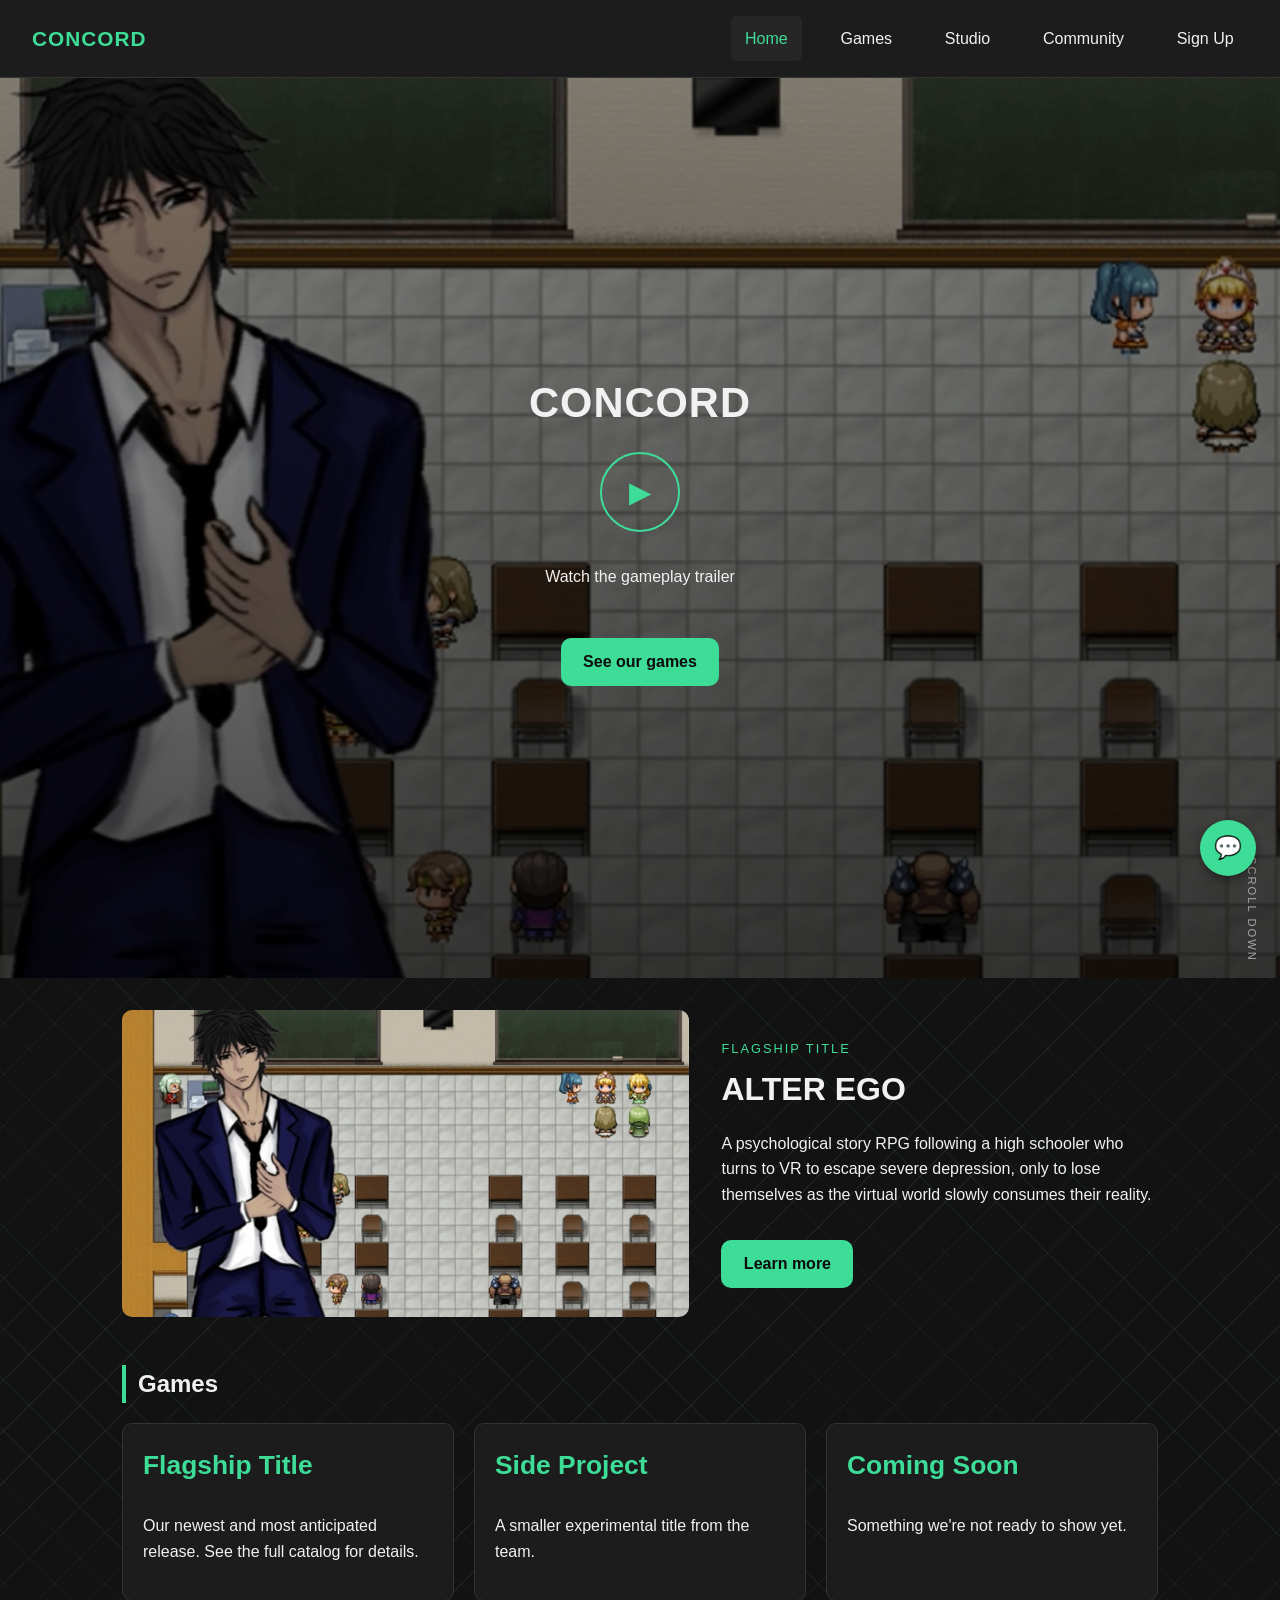
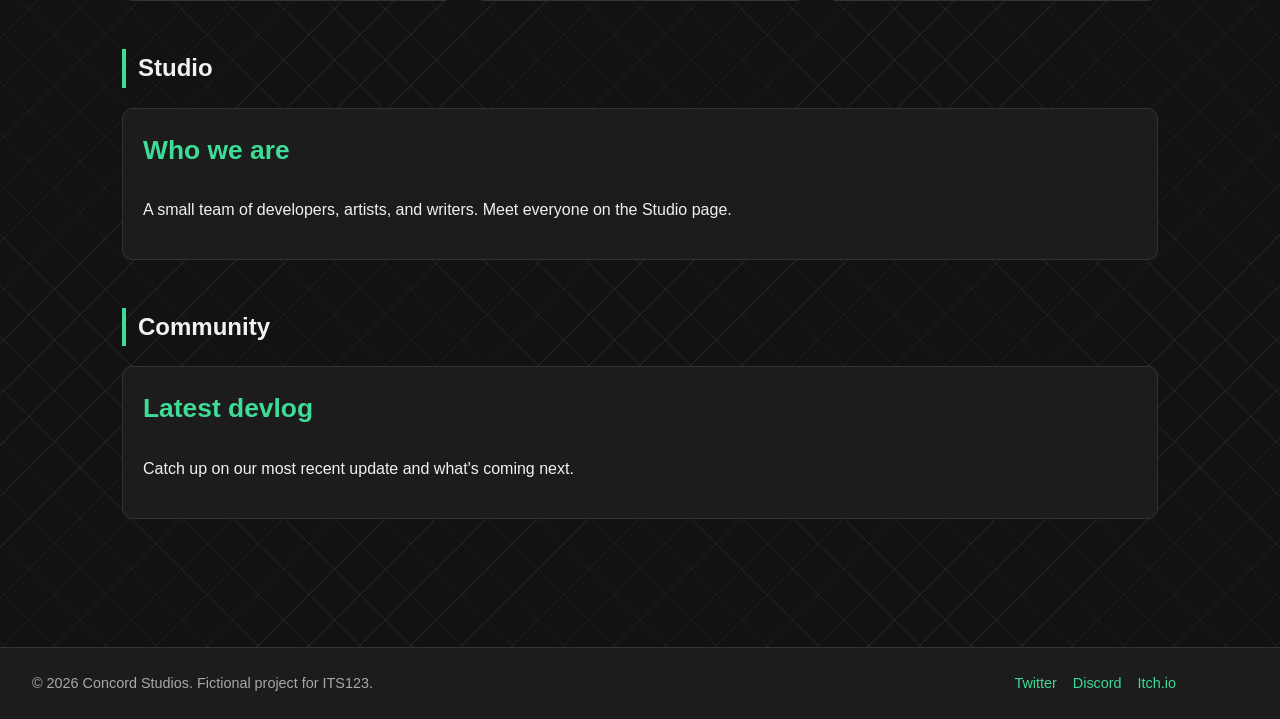
<file: index.html>
<!DOCTYPE html>
<html lang="en">
<head>
  <meta charset="UTF-8">
  <meta name="viewport" content="width=device-width, initial-scale=1.0">
  <title>Concord — Home</title>
  <link rel="stylesheet" href="styles.css">
</head>
<body>

  <header class="site-header">
    <div class="logo">CONCORD</div>
    <nav class="main-nav">
      <ul>
        <li><a href="index.html" aria-current="page">Home</a></li>
        <li><a href="games.html">Games</a></li>
        <li><a href="studio.html">Studio</a></li>
        <li><a href="community.html">Community</a></li>
        <li><a href="signup.html">Sign Up</a></li>
      </ul>
    </nav>
  </header>

  <main>

    <section class="hero-video">
      <video autoplay muted loop playsinline poster="spotlight-main.png">
        <source src="hero-bg-placeholder.mp4" type="video/mp4">
      </video>

      <div class="hero-content">
        <h1>CONCORD</h1>
        <a href="https://youtu.be/tPMSb7zBPD0" target="_blank" rel="noopener" class="play-btn" aria-label="Watch the trailer">▶</a>
        <p>Watch the gameplay trailer</p>
        <a href="games.html" class="btn">See our games</a>
      </div>

      <span class="scroll-hint">SCROLL DOWN</span>
    </section>
    <section class="spotlight">
      <img src="spotlight-main.png" alt="Flagship title screenshot">
      <div>
        <div class="eyebrow">Flagship Title</div>
        <h2>ALTER EGO</h2>
        <p>A psychological story RPG following a high schooler who turns to VR to escape severe depression, only to lose themselves as the virtual world slowly consumes their reality.</p>
        <a href="games.html" class="btn">Learn more</a>
      </div>
    </section>
	
    <section>
      <h2 class="section-title"><a href="games.html">Games</a></h2>
      <div class="card-grid">
        <div class="card">
          <h3>Flagship Title</h3>
          <p>Our newest and most anticipated release. See the full catalog for details.</p>
        </div>
        <div class="card">
          <h3>Side Project</h3>
          <p>A smaller experimental title from the team.</p>
        </div>
        <div class="card">
          <h3>Coming Soon</h3>
          <p>Something we're not ready to show yet.</p>
        </div>
      </div>
    </section>

    <section>
      <h2 class="section-title"><a href="studio.html">Studio</a></h2>
      <div class="card-grid">
        <div class="card">
          <h3>Who we are</h3>
          <p>A small team of developers, artists, and writers. Meet everyone on the Studio page.</p>
        </div>
      </div>
    </section>

    <section>
      <h2 class="section-title"><a href="community.html">Community</a></h2>
      <div class="card-grid">
        <div class="card">
          <h3>Latest devlog</h3>
          <p>Catch up on our most recent update and what's coming next.</p>
        </div>
      </div>
    </section>

  </main>

  <footer class="site-footer">
    <span>&copy; 2026 Concord Studios. Fictional project for ITS123.</span>
    <ul>
      <li><a href="#">Twitter</a></li>
      <li><a href="#">Discord</a></li>
      <li><a href="#">Itch.io</a></li>
    </ul>
  </footer>

  <div class="chat-bubble" onclick="document.getElementById('chat-window').classList.toggle('open')">💬</div>
  <div class="chat-window" id="chat-window">
    <header>Concord Community Chat</header>
    <div class="chat-messages">
      <p><strong>JaneDev:</strong> anyone hyped for the new patch?</p>
      <p><strong>PixelFan22:</strong> yes!! release date when</p>
    </div>
    <div class="chat-input">
      <input type="text" placeholder="Type a message... (UI only)">
      <button type="button">Send</button>
    </div>
  </div>

</body>
</html>
</file>
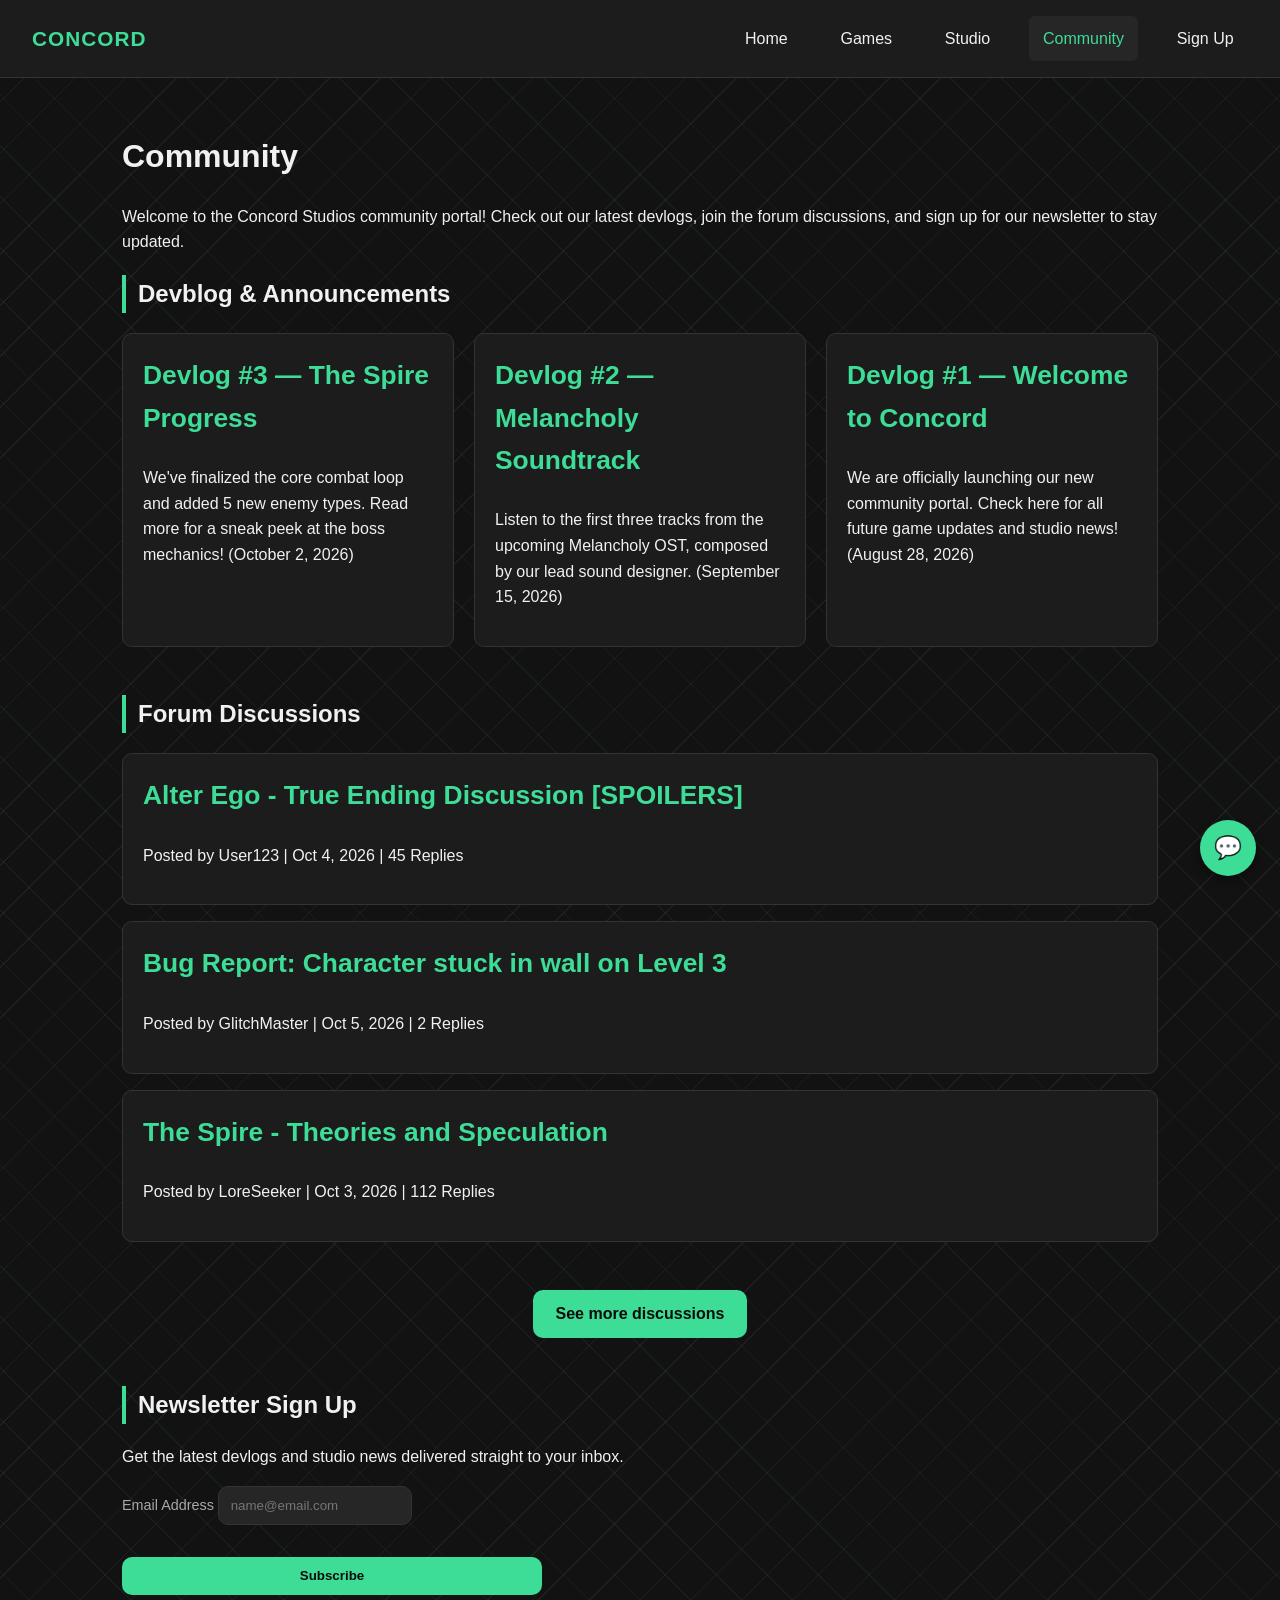
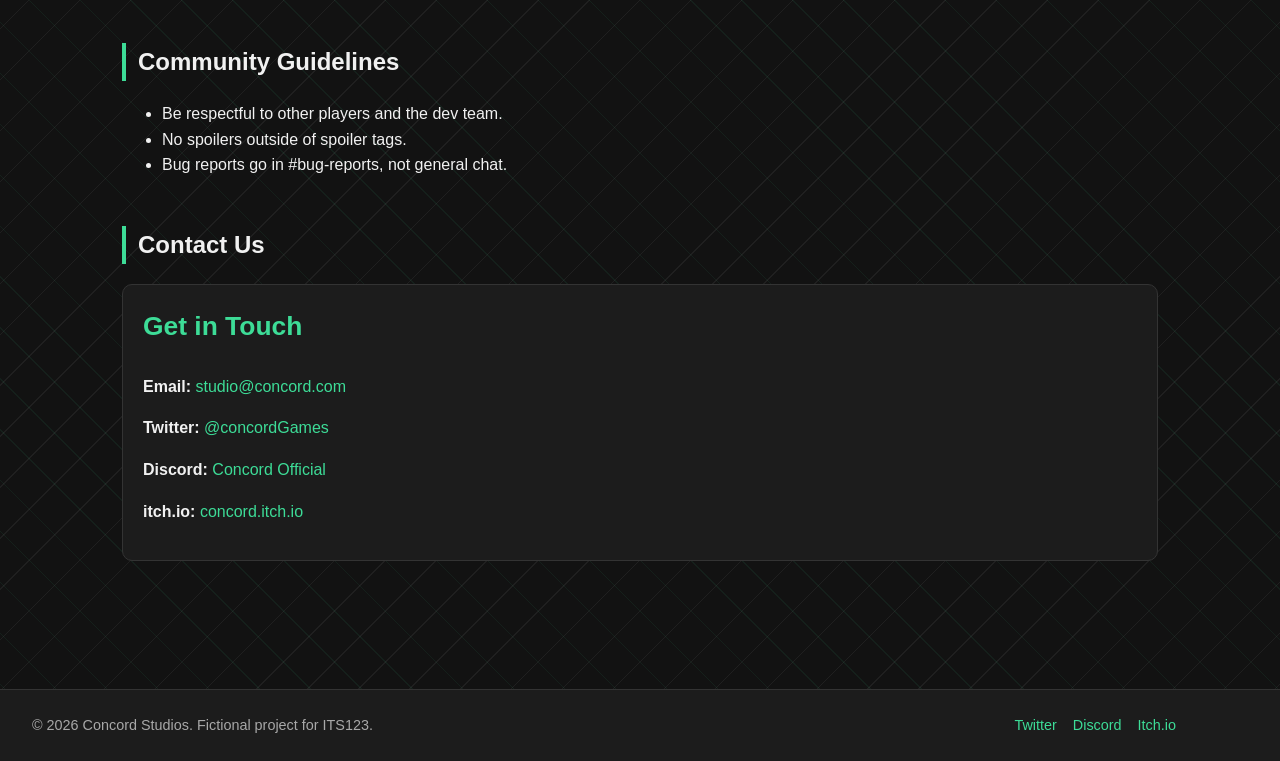
<file: community.html>
<!DOCTYPE html>
<html lang="en">
<head>
  <meta charset="UTF-8">
  <meta name="viewport" content="width=device-width, initial-scale=1.0">
  <title>Concord — Community</title>
  <link rel="stylesheet" href="styles.css">
</head>
<body>

  <header class="site-header">
    <div class="logo">CONCORD</div>
    <nav class="main-nav">
      <ul>
        <li><a href="index.html">Home</a></li>
        <li><a href="games.html">Games</a></li>
        <li><a href="studio.html">Studio</a></li>
        <li><a href="community.html" aria-current="page">Community</a></li>
        <li><a href="signup.html">Sign Up</a></li>
      </ul>
    </nav>
  </header>

  <main>

    <h1>Community</h1>
    <p>Welcome to the Concord Studios community portal! Check out our latest devlogs, join the forum discussions, and sign up for our newsletter to stay updated.</p>

    <section>
      <h2 class="section-title">Devblog &amp; Announcements</h2>
      <div class="card-grid">
        <div class="card">
          <h3>Devlog #3 — The Spire Progress</h3>
          <p>We've finalized the core combat loop and added 5 new enemy types. Read more for a sneak peek at the boss mechanics! (October 2, 2026)</p>
        </div>
        <div class="card">
          <h3>Devlog #2 — Melancholy Soundtrack</h3>
          <p>Listen to the first three tracks from the upcoming Melancholy OST, composed by our lead sound designer. (September 15, 2026)</p>
        </div>
        <div class="card">
          <h3>Devlog #1 — Welcome to Concord</h3>
          <p>We are officially launching our new community portal. Check here for all future game updates and studio news! (August 28, 2026)</p>
        </div>
      </div>
    </section>

    <section>
      <h2 class="section-title">Forum Discussions</h2>
      <div style="display: flex; flex-direction: column; gap: 1rem;">
        <div class="card">
          <h3><a href="forum-alter-ego.html">Alter Ego - True Ending Discussion [SPOILERS]</a></h3>
          <p>Posted by User123 | Oct 4, 2026 | 45 Replies</p>
        </div>
        <div class="card">
          <h3><a href="forum-bug-report.html">Bug Report: Character stuck in wall on Level 3</a></h3>
          <p>Posted by GlitchMaster | Oct 5, 2026 | 2 Replies</p>
        </div>
        <div class="card">
          <h3><a href="forum-the-spire.html">The Spire - Theories and Speculation</a></h3>
          <p>Posted by LoreSeeker | Oct 3, 2026 | 112 Replies</p>
        </div>
      </div>
      <div style="text-align: center; margin-top: 2rem;">
        <a href="forums.html" class="btn">See more discussions</a>
      </div>
    </section>

    <section>
      <h2 class="section-title">Newsletter Sign Up</h2>
      <p>Get the latest devlogs and studio news delivered straight to your inbox.</p>
      <form class="site-form" onsubmit="return false;">
        <div>
          <label for="newsletter-email">Email Address</label>
          <input type="email" id="newsletter-email" name="newsletter-email" placeholder="name@email.com" required>
        </div>
        <button type="submit" class="btn">Subscribe</button>
      </form>
    </section>

    <section>
      <h2 class="section-title">Community Guidelines</h2>
      <ul>
        <li>Be respectful to other players and the dev team.</li>
        <li>No spoilers outside of spoiler tags.</li>
        <li>Bug reports go in #bug-reports, not general chat.</li>
      </ul>
    </section>

    <section>
      <h2 class="section-title">Contact Us</h2>
      <div class="card-grid">
        <div class="card">
          <h3>Get in Touch</h3>
          <p><strong>Email:</strong> <a href="mailto:studio@concord.com">studio@concord.com</a></p>
		  <p><strong>Twitter:</strong> <a href="https://x.com/concordgames"> @concordGames </a></p>
		  <p><strong>Discord:</strong> <a href="https://discord.gg/concordofficial"> Concord Official </a></p>
		  <p><strong>itch.io:</strong> <a href="concord.itch.io"> concord.itch.io </a> </p>
        </div>
      </div>
    </section>

  </main>

  <footer class="site-footer">
    <span>&copy; 2026 Concord Studios. Fictional project for ITS123.</span>
    <ul>
      <li><a href="#">Twitter</a></li>
      <li><a href="#">Discord</a></li>
      <li><a href="#">Itch.io</a></li>
    </ul>
  </footer>

  <div class="chat-bubble" onclick="document.getElementById('chat-window').classList.toggle('open')">💬</div>
  <div class="chat-window" id="chat-window">
    <header>Concord Community Chat</header>
    <div class="chat-messages">
      <p><strong>JaneDev:</strong> anyone hyped for the new patch?</p>
      <p><strong>PixelFan22:</strong> yes!! release date when</p>
    </div>
    <div class="chat-input">
      <input type="text" placeholder="Type a message... (UI only)">
      <button type="button">Send</button>
    </div>
  </div>

</body>
</html>
</file>
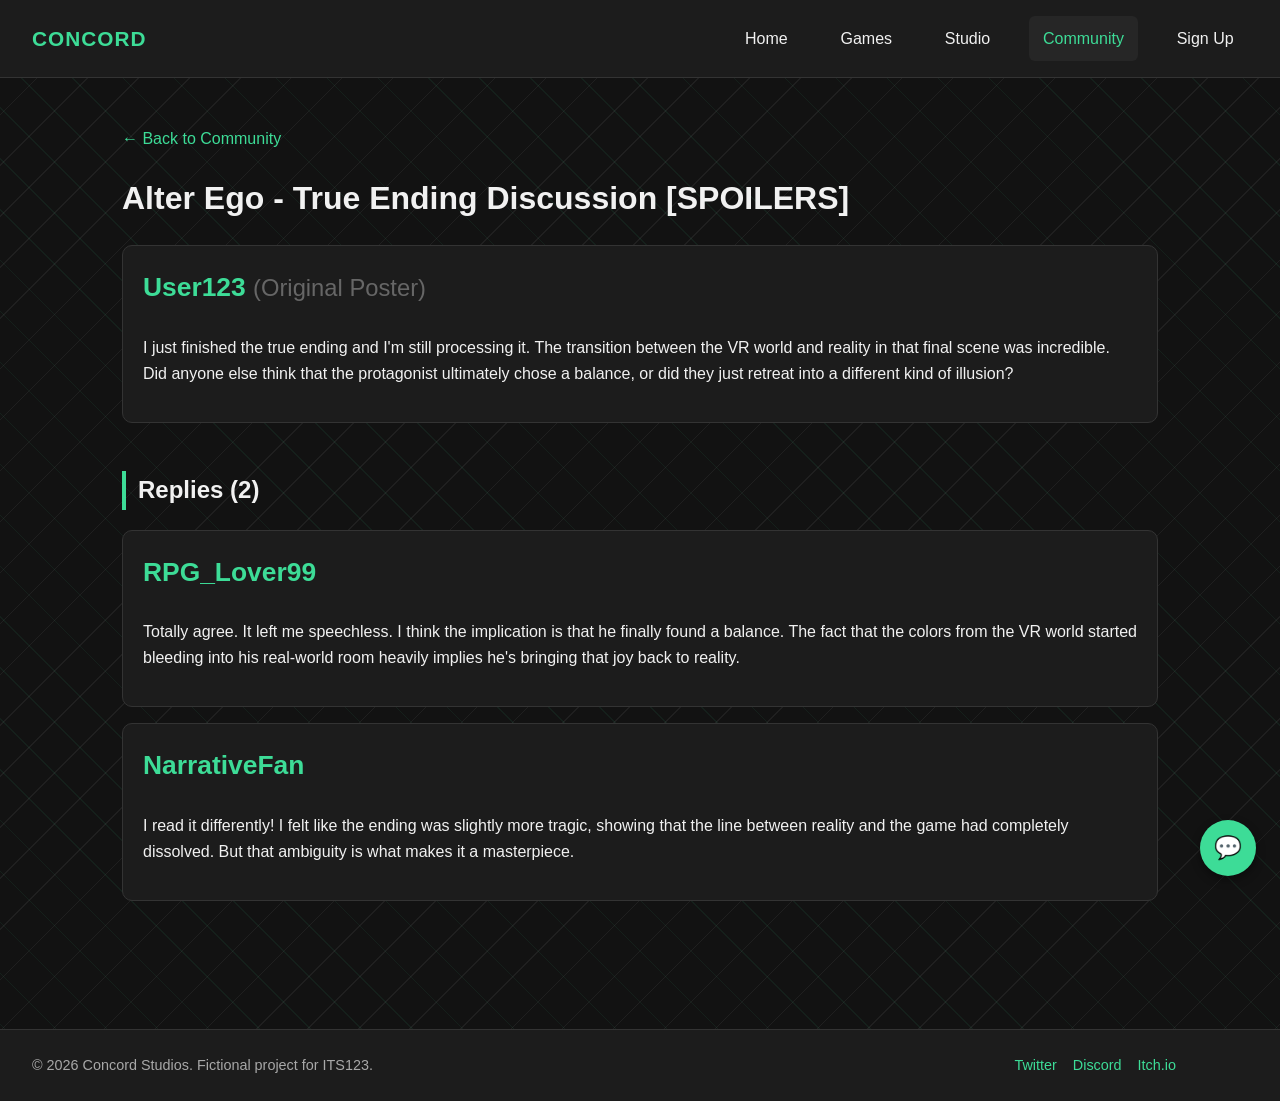
<file: forum-alter-ego.html>
<!DOCTYPE html>
<html lang="en">
<head>
  <meta charset="UTF-8">
  <meta name="viewport" content="width=device-width, initial-scale=1.0">
  <title>Concord — Alter Ego Forum</title>
  <link rel="stylesheet" href="styles.css">
</head>
<body>

  <header class="site-header">
    <div class="logo">CONCORD</div>
    <nav class="main-nav">
      <ul>
        <li><a href="index.html">Home</a></li>
        <li><a href="games.html">Games</a></li>
        <li><a href="studio.html">Studio</a></li>
        <li><a href="community.html" aria-current="page">Community</a></li>
        <li><a href="signup.html">Sign Up</a></li>
      </ul>
    </nav>
  </header>

  <main>
    <p><a href="community.html">&larr; Back to Community</a></p>

    <h1>Alter Ego - True Ending Discussion [SPOILERS]</h1>
    
    <section>
      <div class="card">
        <h3>User123 <span style="font-weight: normal; font-size: 0.9em; color: #666;">(Original Poster)</span></h3>
        <p>I just finished the true ending and I'm still processing it. The transition between the VR world and reality in that final scene was incredible. Did anyone else think that the protagonist ultimately chose a balance, or did they just retreat into a different kind of illusion?</p>
      </div>
    </section>

    <section>
      <h2 class="section-title">Replies (2)</h2>
      
      <div class="card">
        <h3>RPG_Lover99</h3>
        <p>Totally agree. It left me speechless. I think the implication is that he finally found a balance. The fact that the colors from the VR world started bleeding into his real-world room heavily implies he's bringing that joy back to reality.</p>
      </div>
      
      <div class="card" style="margin-top: 1rem;">
        <h3>NarrativeFan</h3>
        <p>I read it differently! I felt like the ending was slightly more tragic, showing that the line between reality and the game had completely dissolved. But that ambiguity is what makes it a masterpiece.</p>
      </div>
    </section>

  </main>

  <footer class="site-footer">
    <span>&copy; 2026 Concord Studios. Fictional project for ITS123.</span>
    <ul>
      <li><a href="#">Twitter</a></li>
      <li><a href="#">Discord</a></li>
      <li><a href="#">Itch.io</a></li>
    </ul>
  </footer>

  <div class="chat-bubble" onclick="document.getElementById('chat-window').classList.toggle('open')">💬</div>
  <div class="chat-window" id="chat-window">
    <header>Concord Community Chat</header>
    <div class="chat-messages">
      <p><strong>JaneDev:</strong> anyone hyped for the new patch?</p>
      <p><strong>PixelFan22:</strong> yes!! release date when</p>
    </div>
    <div class="chat-input">
      <input type="text" placeholder="Type a message... (UI only)">
      <button type="button">Send</button>
    </div>
  </div>

</body>
</html>
</file>
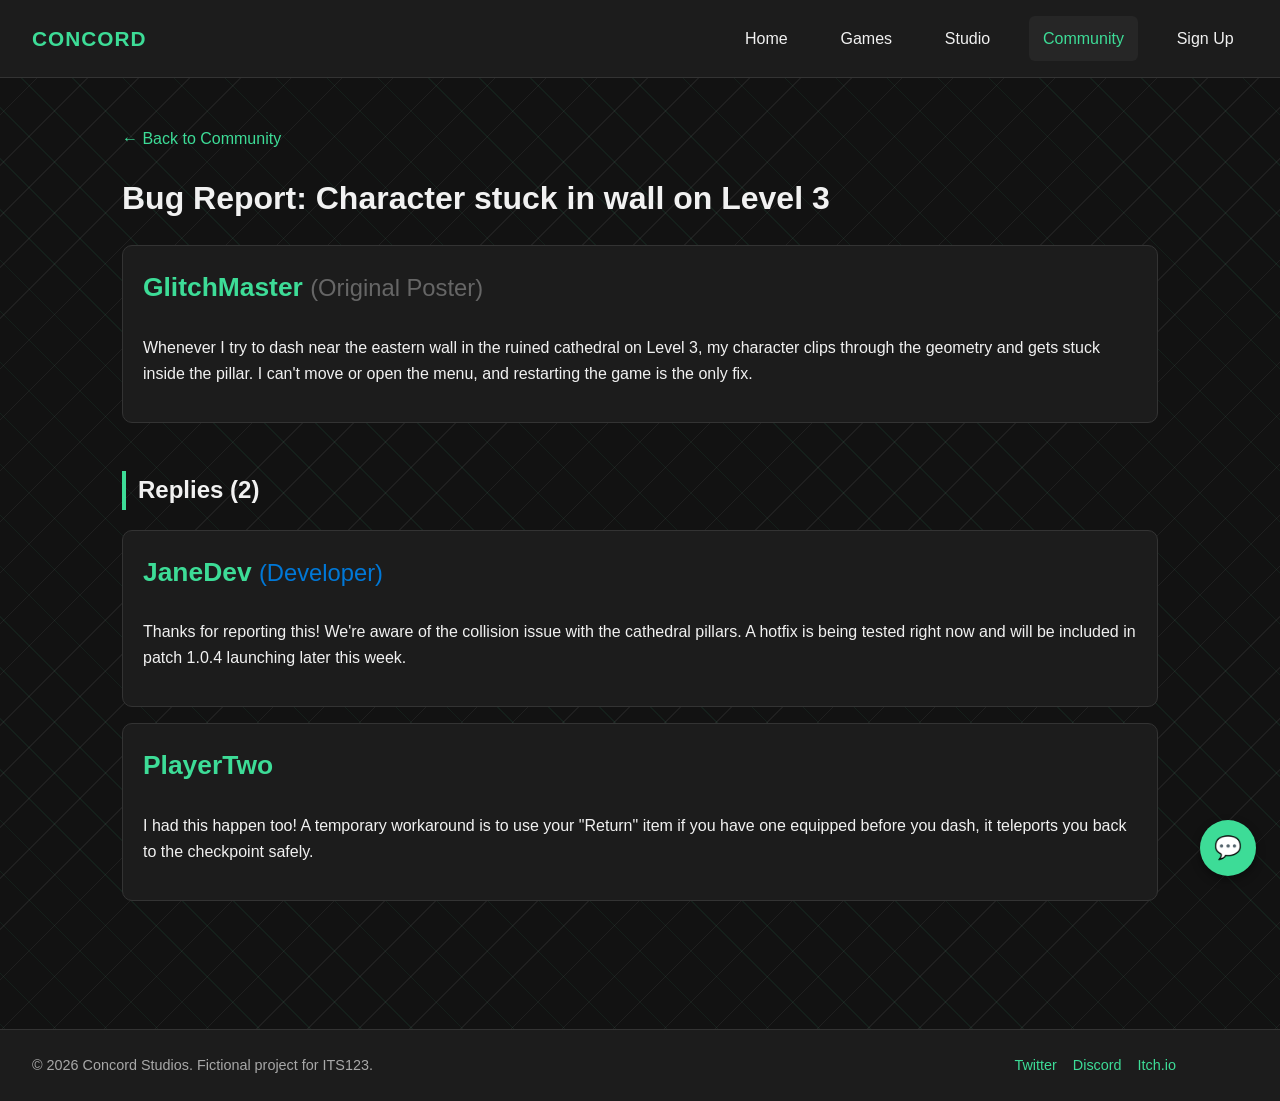
<file: forum-bug-report.html>
<!DOCTYPE html>
<html lang="en">
<head>
  <meta charset="UTF-8">
  <meta name="viewport" content="width=device-width, initial-scale=1.0">
  <title>Concord — Bug Report</title>
  <link rel="stylesheet" href="styles.css">
</head>
<body>

  <header class="site-header">
    <div class="logo">CONCORD</div>
    <nav class="main-nav">
      <ul>
        <li><a href="index.html">Home</a></li>
        <li><a href="games.html">Games</a></li>
        <li><a href="studio.html">Studio</a></li>
        <li><a href="community.html" aria-current="page">Community</a></li>
        <li><a href="signup.html">Sign Up</a></li>
      </ul>
    </nav>
  </header>

  <main>
    <p><a href="community.html">&larr; Back to Community</a></p>

    <h1>Bug Report: Character stuck in wall on Level 3</h1>
    
    <section>
      <div class="card">
        <h3>GlitchMaster <span style="font-weight: normal; font-size: 0.9em; color: #666;">(Original Poster)</span></h3>
        <p>Whenever I try to dash near the eastern wall in the ruined cathedral on Level 3, my character clips through the geometry and gets stuck inside the pillar. I can't move or open the menu, and restarting the game is the only fix.</p>
      </div>
    </section>

    <section>
      <h2 class="section-title">Replies (2)</h2>
      
      <div class="card">
        <h3>JaneDev <span style="font-weight: normal; font-size: 0.9em; color: #0078D7;">(Developer)</span></h3>
        <p>Thanks for reporting this! We're aware of the collision issue with the cathedral pillars. A hotfix is being tested right now and will be included in patch 1.0.4 launching later this week.</p>
      </div>

      <div class="card" style="margin-top: 1rem;">
        <h3>PlayerTwo</h3>
        <p>I had this happen too! A temporary workaround is to use your "Return" item if you have one equipped before you dash, it teleports you back to the checkpoint safely.</p>
      </div>
    </section>

  </main>

  <footer class="site-footer">
    <span>&copy; 2026 Concord Studios. Fictional project for ITS123.</span>
    <ul>
      <li><a href="#">Twitter</a></li>
      <li><a href="#">Discord</a></li>
      <li><a href="#">Itch.io</a></li>
    </ul>
  </footer>

  <div class="chat-bubble" onclick="document.getElementById('chat-window').classList.toggle('open')">💬</div>
  <div class="chat-window" id="chat-window">
    <header>Concord Community Chat</header>
    <div class="chat-messages">
      <p><strong>JaneDev:</strong> anyone hyped for the new patch?</p>
      <p><strong>PixelFan22:</strong> yes!! release date when</p>
    </div>
    <div class="chat-input">
      <input type="text" placeholder="Type a message... (UI only)">
      <button type="button">Send</button>
    </div>
  </div>

</body>
</html>
</file>
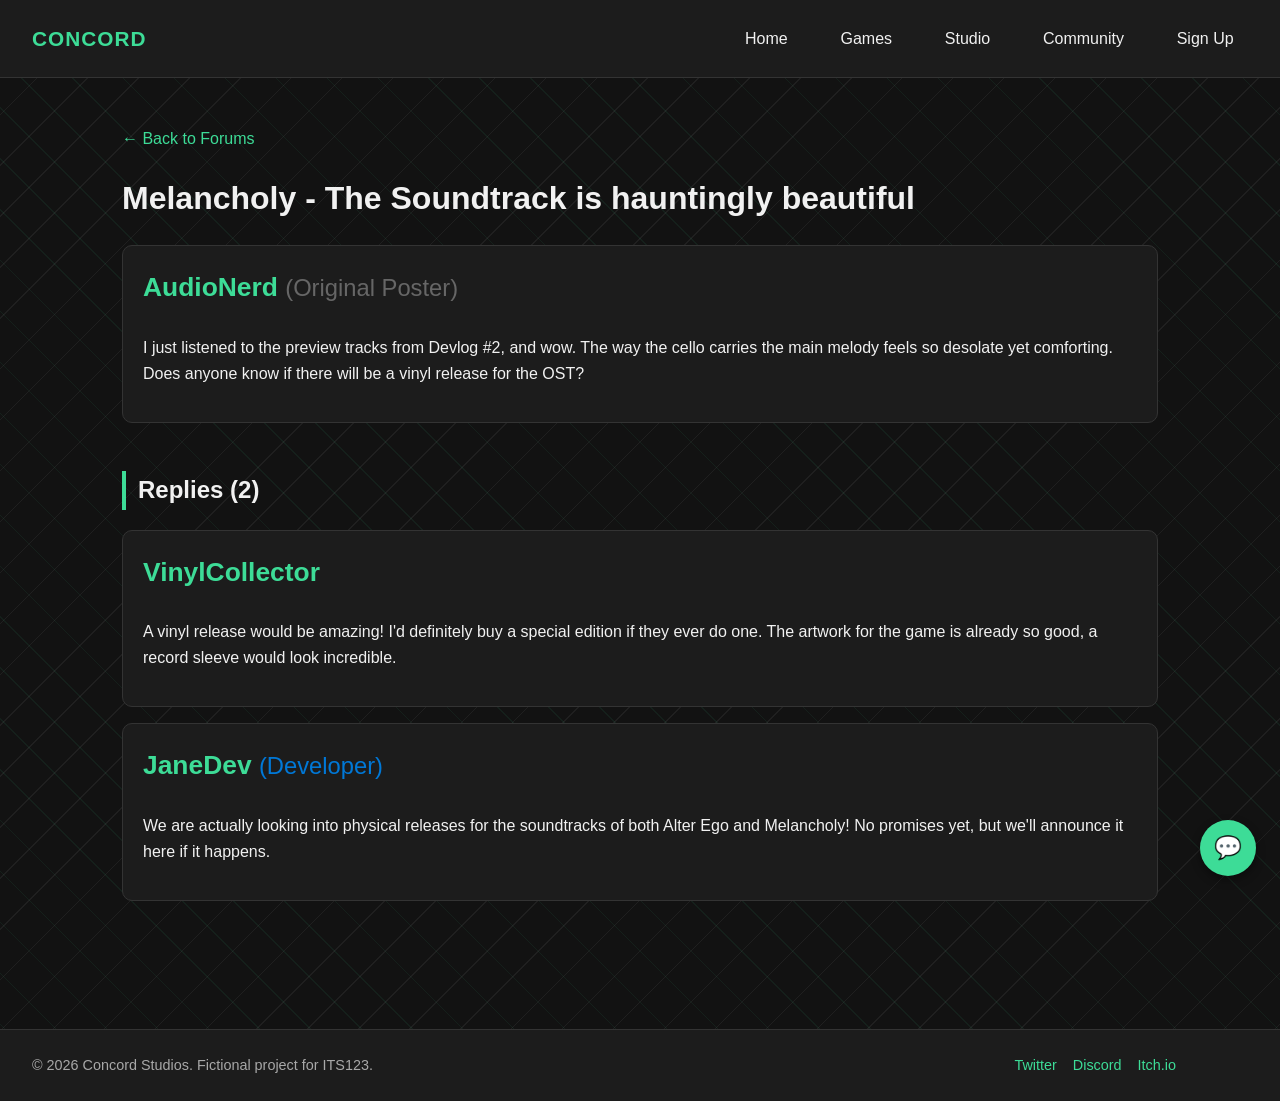
<file: forum-melancholy-ost.html>
<!DOCTYPE html>
<html lang="en">
<head>
  <meta charset="UTF-8">
  <meta name="viewport" content="width=device-width, initial-scale=1.0">
  <title>Concord — Melancholy OST Forum</title>
  <link rel="stylesheet" href="styles.css">
</head>
<body>

  <header class="site-header">
    <div class="logo">CONCORD</div>
    <nav class="main-nav">
      <ul>
        <li><a href="index.html">Home</a></li>
        <li><a href="games.html">Games</a></li>
        <li><a href="studio.html">Studio</a></li>
        <li><a href="community.html">Community</a></li>
        <li><a href="signup.html">Sign Up</a></li>
      </ul>
    </nav>
  </header>

  <main>
    <p><a href="forums.html">&larr; Back to Forums</a></p>

    <h1>Melancholy - The Soundtrack is hauntingly beautiful</h1>
    
    <section>
      <div class="card">
        <h3>AudioNerd <span style="font-weight: normal; font-size: 0.9em; color: #666;">(Original Poster)</span></h3>
        <p>I just listened to the preview tracks from Devlog #2, and wow. The way the cello carries the main melody feels so desolate yet comforting. Does anyone know if there will be a vinyl release for the OST?</p>
      </div>
    </section>

    <section>
      <h2 class="section-title">Replies (2)</h2>
      
      <div class="card">
        <h3>VinylCollector</h3>
        <p>A vinyl release would be amazing! I'd definitely buy a special edition if they ever do one. The artwork for the game is already so good, a record sleeve would look incredible.</p>
      </div>
      
      <div class="card" style="margin-top: 1rem;">
        <h3>JaneDev <span style="font-weight: normal; font-size: 0.9em; color: #0078D7;">(Developer)</span></h3>
        <p>We are actually looking into physical releases for the soundtracks of both Alter Ego and Melancholy! No promises yet, but we'll announce it here if it happens.</p>
      </div>
    </section>

  </main>

  <footer class="site-footer">
    <span>&copy; 2026 Concord Studios. Fictional project for ITS123.</span>
    <ul>
      <li><a href="#">Twitter</a></li>
      <li><a href="#">Discord</a></li>
      <li><a href="#">Itch.io</a></li>
    </ul>
  </footer>

  <div class="chat-bubble" onclick="document.getElementById('chat-window').classList.toggle('open')">💬</div>
  <div class="chat-window" id="chat-window">
    <header>Concord Community Chat</header>
    <div class="chat-messages">
      <p><strong>JaneDev:</strong> anyone hyped for the new patch?</p>
      <p><strong>PixelFan22:</strong> yes!! release date when</p>
    </div>
    <div class="chat-input">
      <input type="text" placeholder="Type a message... (UI only)">
      <button type="button">Send</button>
    </div>
  </div>

</body>
</html>
</file>
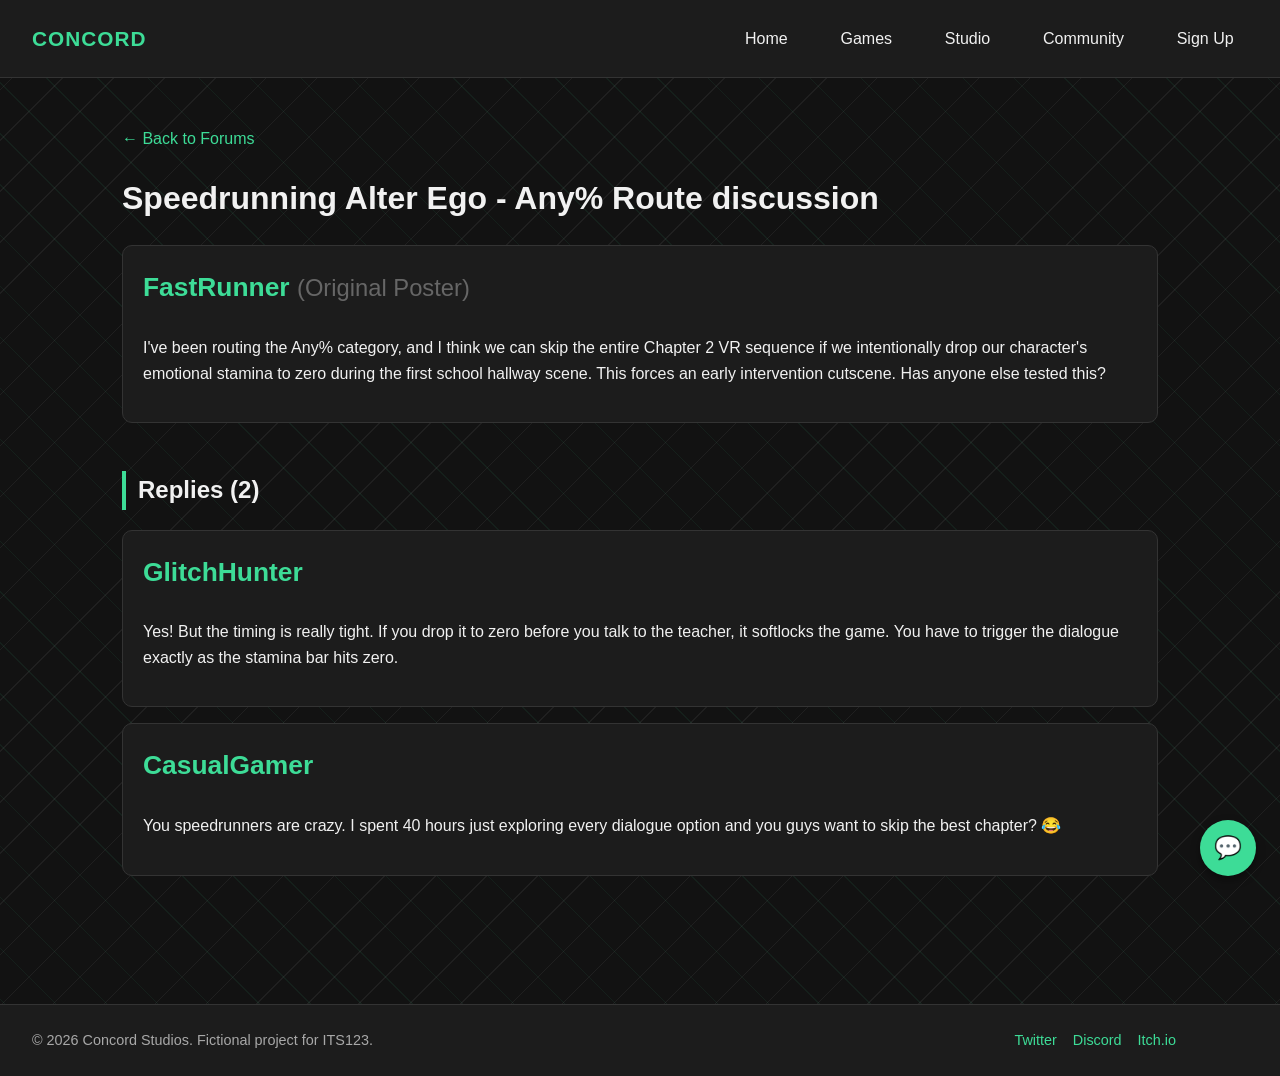
<file: forum-speedrun.html>
<!DOCTYPE html>
<html lang="en">
<head>
  <meta charset="UTF-8">
  <meta name="viewport" content="width=device-width, initial-scale=1.0">
  <title>Concord — Speedrunning Alter Ego Forum</title>
  <link rel="stylesheet" href="styles.css">
</head>
<body>

  <header class="site-header">
    <div class="logo">CONCORD</div>
    <nav class="main-nav">
      <ul>
        <li><a href="index.html">Home</a></li>
        <li><a href="games.html">Games</a></li>
        <li><a href="studio.html">Studio</a></li>
        <li><a href="community.html">Community</a></li>
        <li><a href="signup.html">Sign Up</a></li>
      </ul>
    </nav>
  </header>

  <main>
    <p><a href="forums.html">&larr; Back to Forums</a></p>

    <h1>Speedrunning Alter Ego - Any% Route discussion</h1>
    
    <section>
      <div class="card">
        <h3>FastRunner <span style="font-weight: normal; font-size: 0.9em; color: #666;">(Original Poster)</span></h3>
        <p>I've been routing the Any% category, and I think we can skip the entire Chapter 2 VR sequence if we intentionally drop our character's emotional stamina to zero during the first school hallway scene. This forces an early intervention cutscene. Has anyone else tested this?</p>
      </div>
    </section>

    <section>
      <h2 class="section-title">Replies (2)</h2>
      
      <div class="card">
        <h3>GlitchHunter</h3>
        <p>Yes! But the timing is really tight. If you drop it to zero before you talk to the teacher, it softlocks the game. You have to trigger the dialogue exactly as the stamina bar hits zero.</p>
      </div>
      
      <div class="card" style="margin-top: 1rem;">
        <h3>CasualGamer</h3>
        <p>You speedrunners are crazy. I spent 40 hours just exploring every dialogue option and you guys want to skip the best chapter? 😂</p>
      </div>
    </section>

  </main>

  <footer class="site-footer">
    <span>&copy; 2026 Concord Studios. Fictional project for ITS123.</span>
    <ul>
      <li><a href="#">Twitter</a></li>
      <li><a href="#">Discord</a></li>
      <li><a href="#">Itch.io</a></li>
    </ul>
  </footer>

  <div class="chat-bubble" onclick="document.getElementById('chat-window').classList.toggle('open')">💬</div>
  <div class="chat-window" id="chat-window">
    <header>Concord Community Chat</header>
    <div class="chat-messages">
      <p><strong>JaneDev:</strong> anyone hyped for the new patch?</p>
      <p><strong>PixelFan22:</strong> yes!! release date when</p>
    </div>
    <div class="chat-input">
      <input type="text" placeholder="Type a message... (UI only)">
      <button type="button">Send</button>
    </div>
  </div>

</body>
</html>
</file>
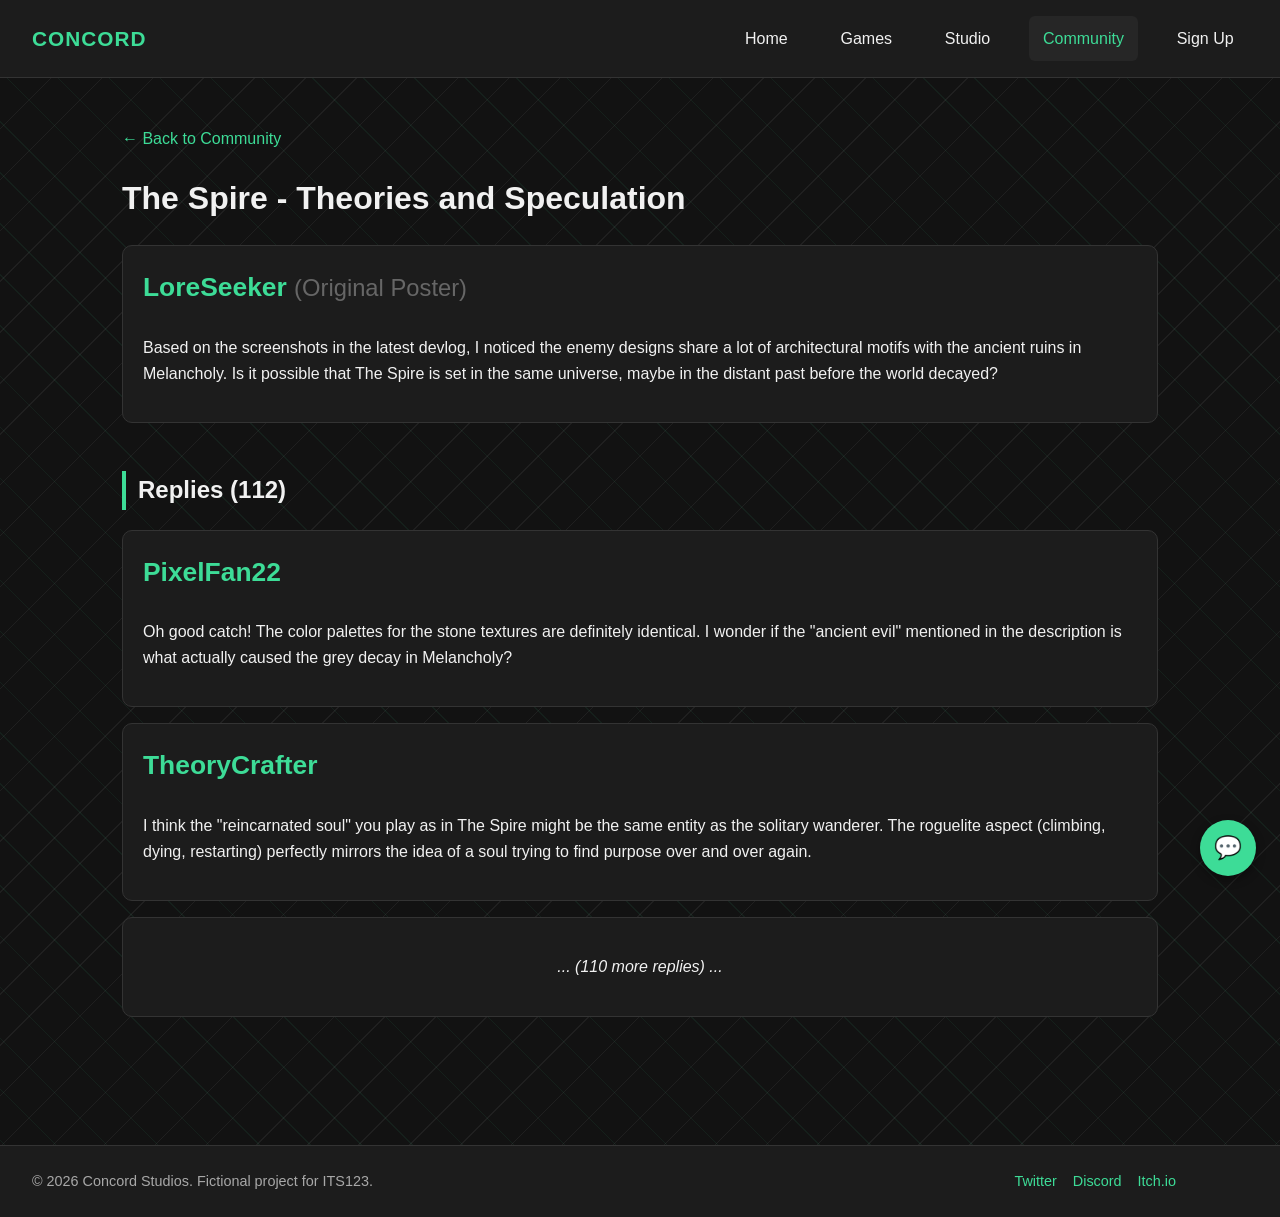
<file: forum-the-spire.html>
<!DOCTYPE html>
<html lang="en">
<head>
  <meta charset="UTF-8">
  <meta name="viewport" content="width=device-width, initial-scale=1.0">
  <title>Concord — The Spire Forum</title>
  <link rel="stylesheet" href="styles.css">
</head>
<body>

  <header class="site-header">
    <div class="logo">CONCORD</div>
    <nav class="main-nav">
      <ul>
        <li><a href="index.html">Home</a></li>
        <li><a href="games.html">Games</a></li>
        <li><a href="studio.html">Studio</a></li>
        <li><a href="community.html" aria-current="page">Community</a></li>
        <li><a href="signup.html">Sign Up</a></li>
      </ul>
    </nav>
  </header>

  <main>
    <p><a href="community.html">&larr; Back to Community</a></p>

    <h1>The Spire - Theories and Speculation</h1>
    
    <section>
      <div class="card">
        <h3>LoreSeeker <span style="font-weight: normal; font-size: 0.9em; color: #666;">(Original Poster)</span></h3>
        <p>Based on the screenshots in the latest devlog, I noticed the enemy designs share a lot of architectural motifs with the ancient ruins in Melancholy. Is it possible that The Spire is set in the same universe, maybe in the distant past before the world decayed?</p>
      </div>
    </section>

    <section>
      <h2 class="section-title">Replies (112)</h2>
      
      <div class="card">
        <h3>PixelFan22</h3>
        <p>Oh good catch! The color palettes for the stone textures are definitely identical. I wonder if the "ancient evil" mentioned in the description is what actually caused the grey decay in Melancholy?</p>
      </div>

      <div class="card" style="margin-top: 1rem;">
        <h3>TheoryCrafter</h3>
        <p>I think the "reincarnated soul" you play as in The Spire might be the same entity as the solitary wanderer. The roguelite aspect (climbing, dying, restarting) perfectly mirrors the idea of a soul trying to find purpose over and over again.</p>
      </div>
      
      <div class="card" style="margin-top: 1rem; text-align: center;">
        <p><em>... (110 more replies) ...</em></p>
      </div>
    </section>

  </main>
  
  <footer class="site-footer">
    <span>&copy; 2026 Concord Studios. Fictional project for ITS123.</span>
    <ul>
      <li><a href="#">Twitter</a></li>
      <li><a href="#">Discord</a></li>
      <li><a href="#">Itch.io</a></li>
    </ul>
  </footer>

  <div class="chat-bubble" onclick="document.getElementById('chat-window').classList.toggle('open')">💬</div>
  <div class="chat-window" id="chat-window">
    <header>Concord Community Chat</header>
    <div class="chat-messages">
      <p><strong>JaneDev:</strong> anyone hyped for the new patch?</p>
      <p><strong>PixelFan22:</strong> yes!! release date when</p>
    </div>
    <div class="chat-input">
      <input type="text" placeholder="Type a message... (UI only)">
      <button type="button">Send</button>
    </div>
  </div>

</body>
</html>
</file>
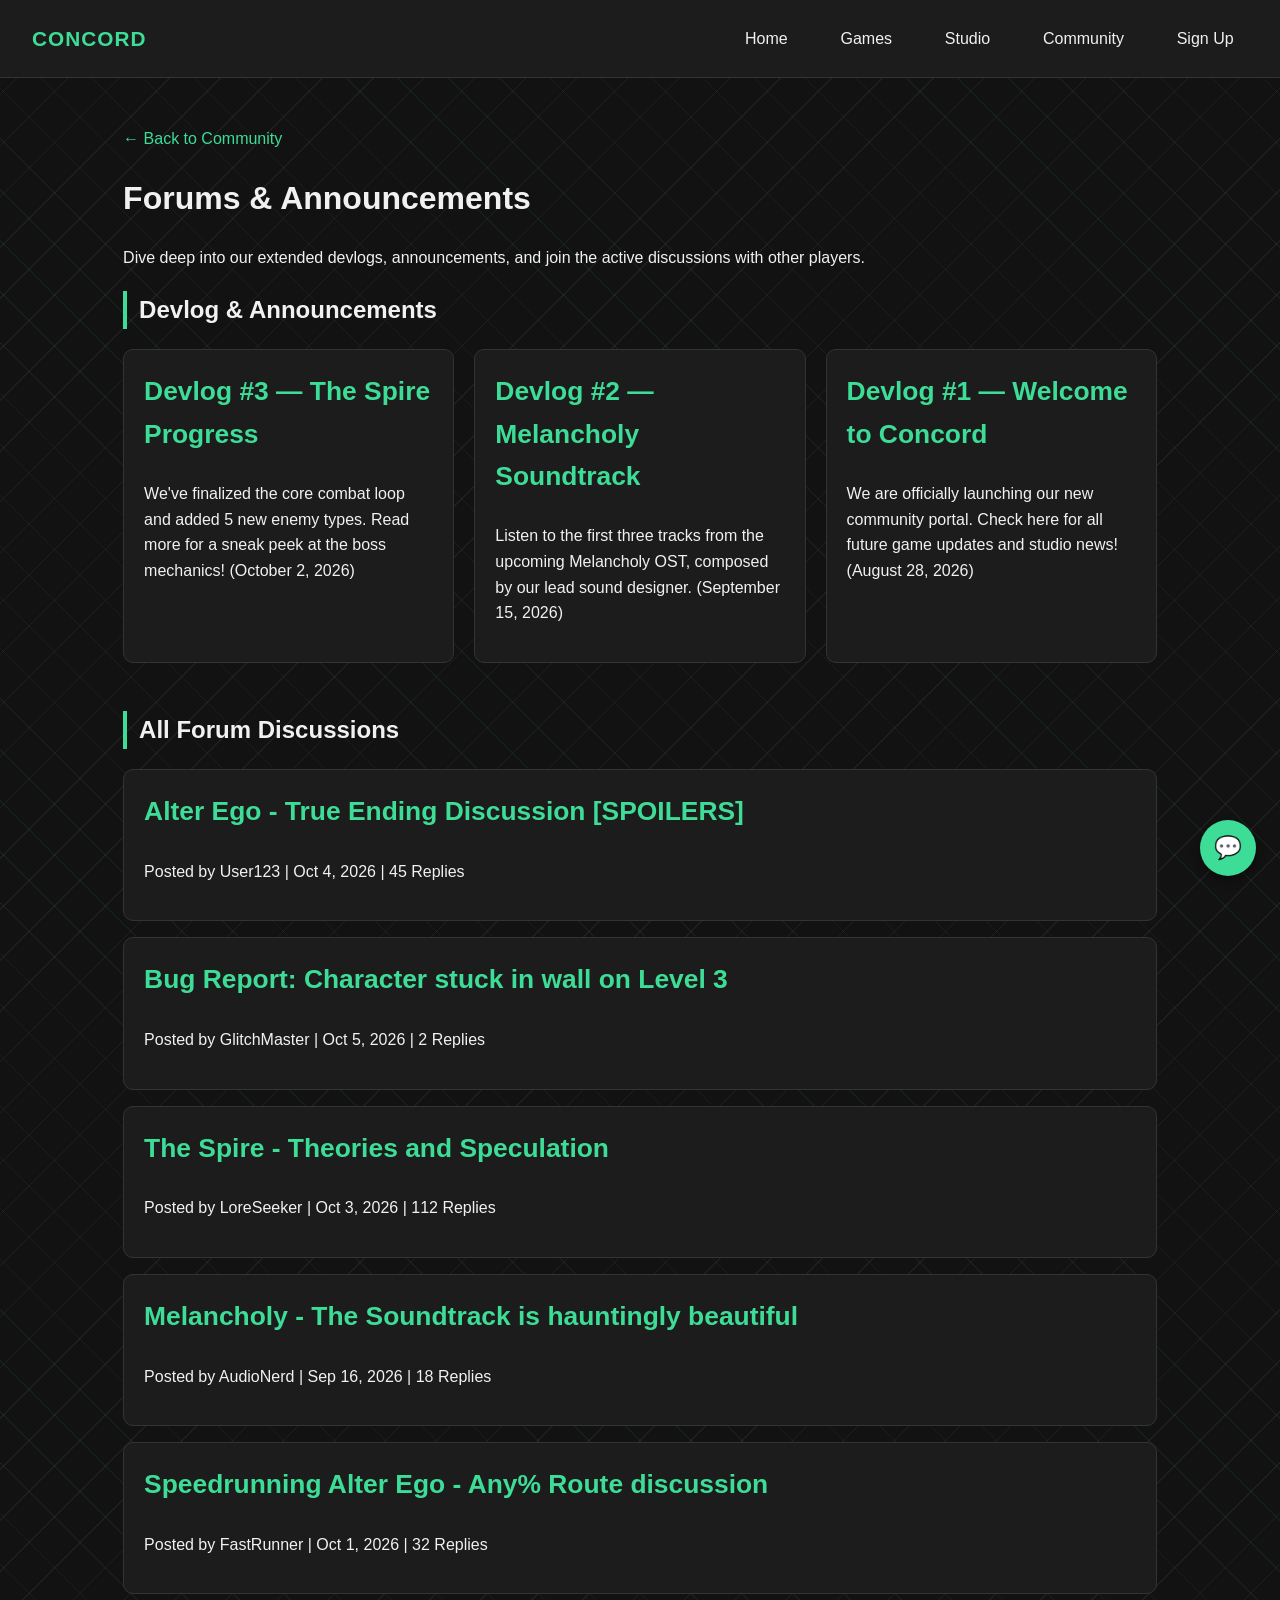
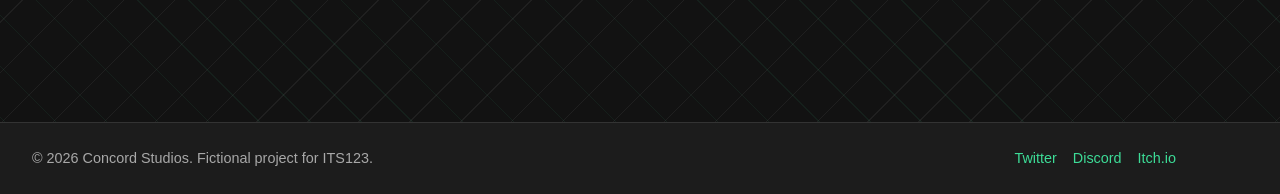
<file: forums.html>
<!DOCTYPE html>
<html lang="en">
<head>
  <meta charset="UTF-8">
  <meta name="viewport" content="width=device-width, initial-scale=1.0">
  <title>Concord — Forums & Announcements</title>
  <link rel="stylesheet" href="styles.css">
</head>
<body>

  <header class="site-header">
    <div class="logo">CONCORD</div>
    <nav class="main-nav">
      <ul>
        <li><a href="index.html">Home</a></li>
        <li><a href="games.html">Games</a></li>
        <li><a href="studio.html">Studio</a></li>
        <li><a href="community.html">Community</a></li>
        <li><a href="signup.html">Sign Up</a></li>
      </ul>
    </nav>
  </header>

  <main>
    <p><a href="community.html">&larr; Back to Community</a></p>

    <h1>Forums & Announcements</h1>
    <p>Dive deep into our extended devlogs, announcements, and join the active discussions with other players.</p>

    <section>
      <h2 class="section-title">Devlog &amp; Announcements</h2>
      <div class="card-grid">
        <div class="card">
          <h3>Devlog #3 — The Spire Progress</h3>
          <p>We've finalized the core combat loop and added 5 new enemy types. Read more for a sneak peek at the boss mechanics! (October 2, 2026)</p>
        </div>
        <div class="card">
          <h3>Devlog #2 — Melancholy Soundtrack</h3>
          <p>Listen to the first three tracks from the upcoming Melancholy OST, composed by our lead sound designer. (September 15, 2026)</p>
        </div>
        <div class="card">
          <h3>Devlog #1 — Welcome to Concord</h3>
          <p>We are officially launching our new community portal. Check here for all future game updates and studio news! (August 28, 2026)</p>
        </div>
      </div>
    </section>

    <section>
      <h2 class="section-title">All Forum Discussions</h2>
      <div style="display: flex; flex-direction: column; gap: 1rem;">
        <div class="card">
          <h3><a href="forum-alter-ego.html">Alter Ego - True Ending Discussion [SPOILERS]</a></h3>
          <p>Posted by User123 | Oct 4, 2026 | 45 Replies</p>
        </div>
        <div class="card">
          <h3><a href="forum-bug-report.html">Bug Report: Character stuck in wall on Level 3</a></h3>
          <p>Posted by GlitchMaster | Oct 5, 2026 | 2 Replies</p>
        </div>
        <div class="card">
          <h3><a href="forum-the-spire.html">The Spire - Theories and Speculation</a></h3>
          <p>Posted by LoreSeeker | Oct 3, 2026 | 112 Replies</p>
        </div>
        <div class="card">
          <h3><a href="forum-melancholy-ost.html">Melancholy - The Soundtrack is hauntingly beautiful</a></h3>
          <p>Posted by AudioNerd | Sep 16, 2026 | 18 Replies</p>
        </div>
        <div class="card">
          <h3><a href="forum-speedrun.html">Speedrunning Alter Ego - Any% Route discussion</a></h3>
          <p>Posted by FastRunner | Oct 1, 2026 | 32 Replies</p>
        </div>
      </div>
    </section>

  </main>

  <footer class="site-footer">
    <span>&copy; 2026 Concord Studios. Fictional project for ITS123.</span>
    <ul>
      <li><a href="#">Twitter</a></li>
      <li><a href="#">Discord</a></li>
      <li><a href="#">Itch.io</a></li>
    </ul>
  </footer>

  <div class="chat-bubble" onclick="document.getElementById('chat-window').classList.toggle('open')">💬</div>
  <div class="chat-window" id="chat-window">
    <header>Concord Community Chat</header>
    <div class="chat-messages">
      <p><strong>JaneDev:</strong> anyone hyped for the new patch?</p>
      <p><strong>PixelFan22:</strong> yes!! release date when</p>
    </div>
    <div class="chat-input">
      <input type="text" placeholder="Type a message... (UI only)">
      <button type="button">Send</button>
    </div>
  </div>

</body>
</html>
</file>
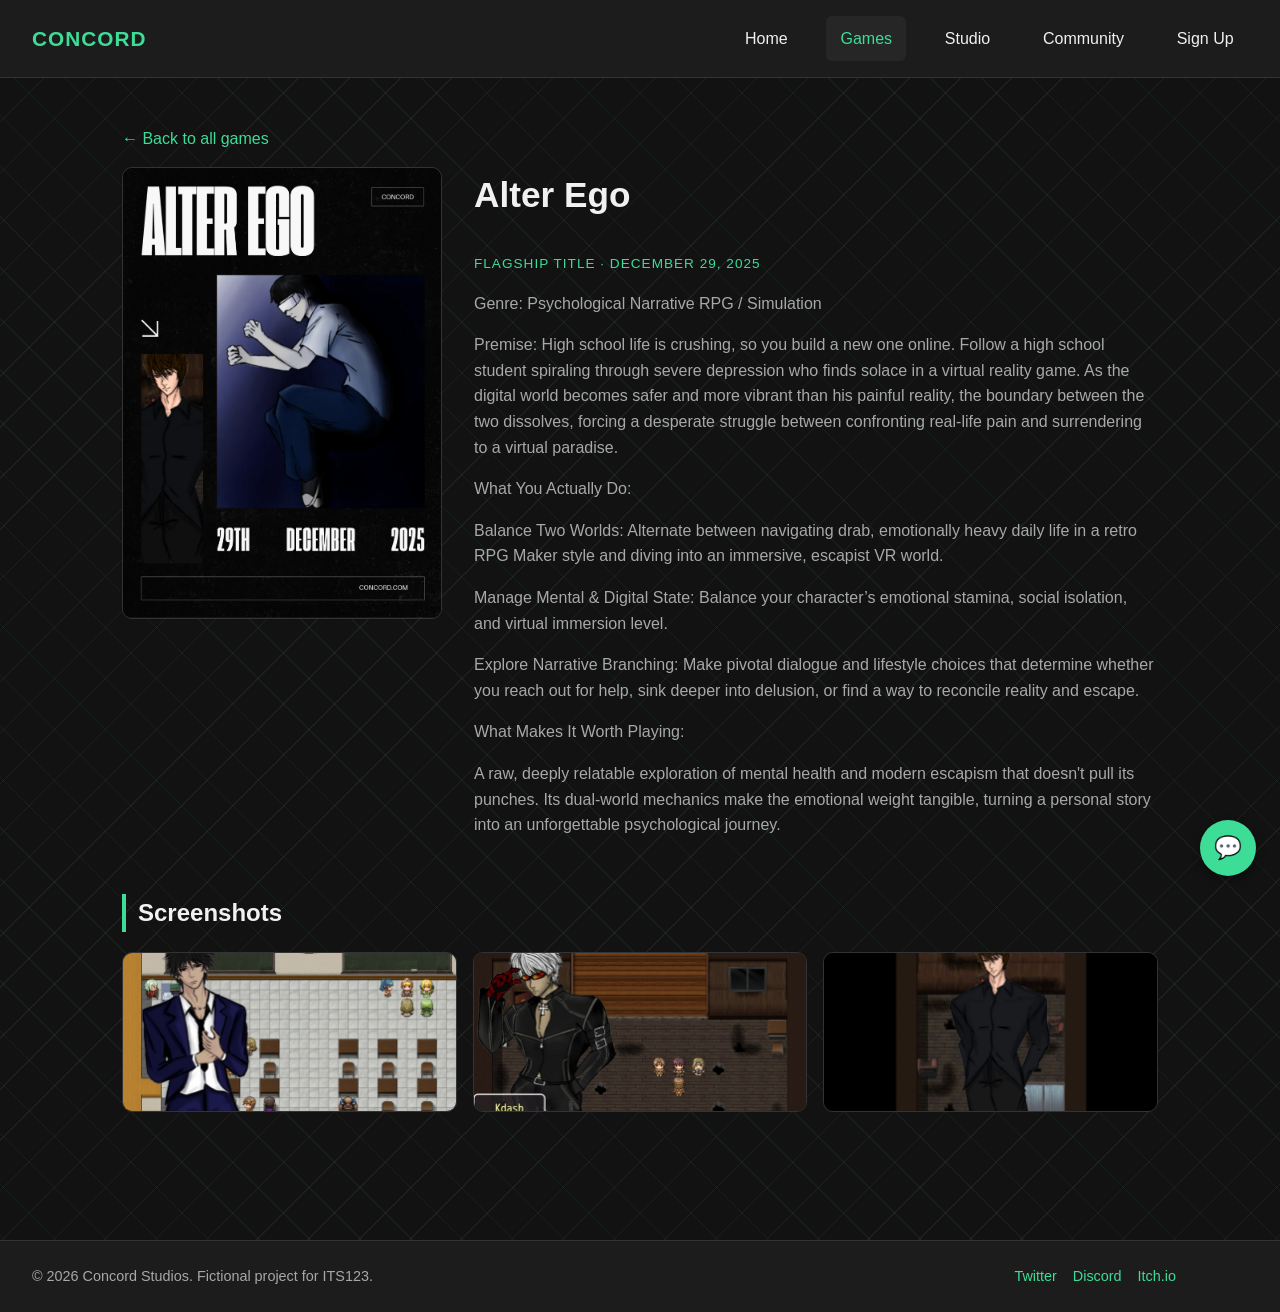
<file: game-alter-ego.html>
<!DOCTYPE html>
<html lang="en">
<head>
  <meta charset="UTF-8">
  <meta name="viewport" content="width=device-width, initial-scale=1.0">
  <title>Concord — Alter Ego</title>
  <link rel="stylesheet" href="styles.css">
</head>
<body>

  <header class="site-header">
    <div class="logo">CONCORD</div>
    <nav class="main-nav">
      <ul>
        <li><a href="index.html">Home</a></li>
        <li><a href="games.html" aria-current="page">Games</a></li>
        <li><a href="studio.html">Studio</a></li>
        <li><a href="community.html">Community</a></li>
        <li><a href="signup.html">Sign Up</a></li>
      </ul>
    </nav>
  </header>

  <main>
    <p><a href="games.html">&larr; Back to all games</a></p>

    <section class="game-detail">
      <img class="poster-img" src="poster-alter-ego.png" alt="Alter Ego poster">
      <div class="game-info">
        <h1>Alter Ego</h1>
        <div class="meta">Flagship Title &middot; December 29, 2025</div>
        <p>Genre: Psychological Narrative RPG / Simulation</p>
		<p>Premise: High school life is crushing, so you build a new one online. Follow a high school student spiraling through severe depression who finds solace in a virtual reality game. As the digital world becomes safer and more vibrant than his painful reality, the boundary between the two dissolves, forcing a desperate struggle between confronting real-life pain and surrendering to a virtual paradise.</p>
		<p>What You Actually Do:</p>
		<p>Balance Two Worlds: Alternate between navigating drab, emotionally heavy daily life in a retro RPG Maker style and diving into an immersive, escapist VR world.</p>
		<p>Manage Mental & Digital State: Balance your character’s emotional stamina, social isolation, and virtual immersion level.</p>
		<p>Explore Narrative Branching: Make pivotal dialogue and lifestyle choices that determine whether you reach out for help, sink deeper into delusion, or find a way to reconcile reality and escape.</p>
		<p>What Makes It Worth Playing:</p>
		<p>A raw, deeply relatable exploration of mental health and modern escapism that doesn't pull its punches. Its dual-world mechanics make the emotional weight tangible, turning a personal story into an unforgettable psychological journey.</p>
      </div>
    </section>

    <section>
      <h2 class="section-title">Screenshots</h2>
      <div class="screenshot-grid">
        <img src="alterego-shot1.png" alt="Alter Ego screenshot 1">
        <img src="alterego-shot2.png" alt="Alter Ego screenshot 2">
        <img src="alterego-shot3.png" alt="Alter Ego screenshot 3">
      </div>
    </section>
  </main>

  <footer class="site-footer">
    <span>&copy; 2026 Concord Studios. Fictional project for ITS123.</span>
    <ul>
      <li><a href="#">Twitter</a></li>
      <li><a href="#">Discord</a></li>
      <li><a href="#">Itch.io</a></li>
    </ul>
  </footer>

  <div class="chat-bubble" onclick="document.getElementById('chat-window').classList.toggle('open')">💬</div>
  <div class="chat-window" id="chat-window">
    <header>Concord Community Chat</header>
    <div class="chat-messages">
      <p><strong>JaneDev:</strong> anyone hyped for the new patch?</p>
      <p><strong>PixelFan22:</strong> yes!! release date when</p>
    </div>
    <div class="chat-input">
      <input type="text" placeholder="Type a message... (UI only)">
      <button type="button">Send</button>
    </div>
  </div>

</body>
</html>
</file>
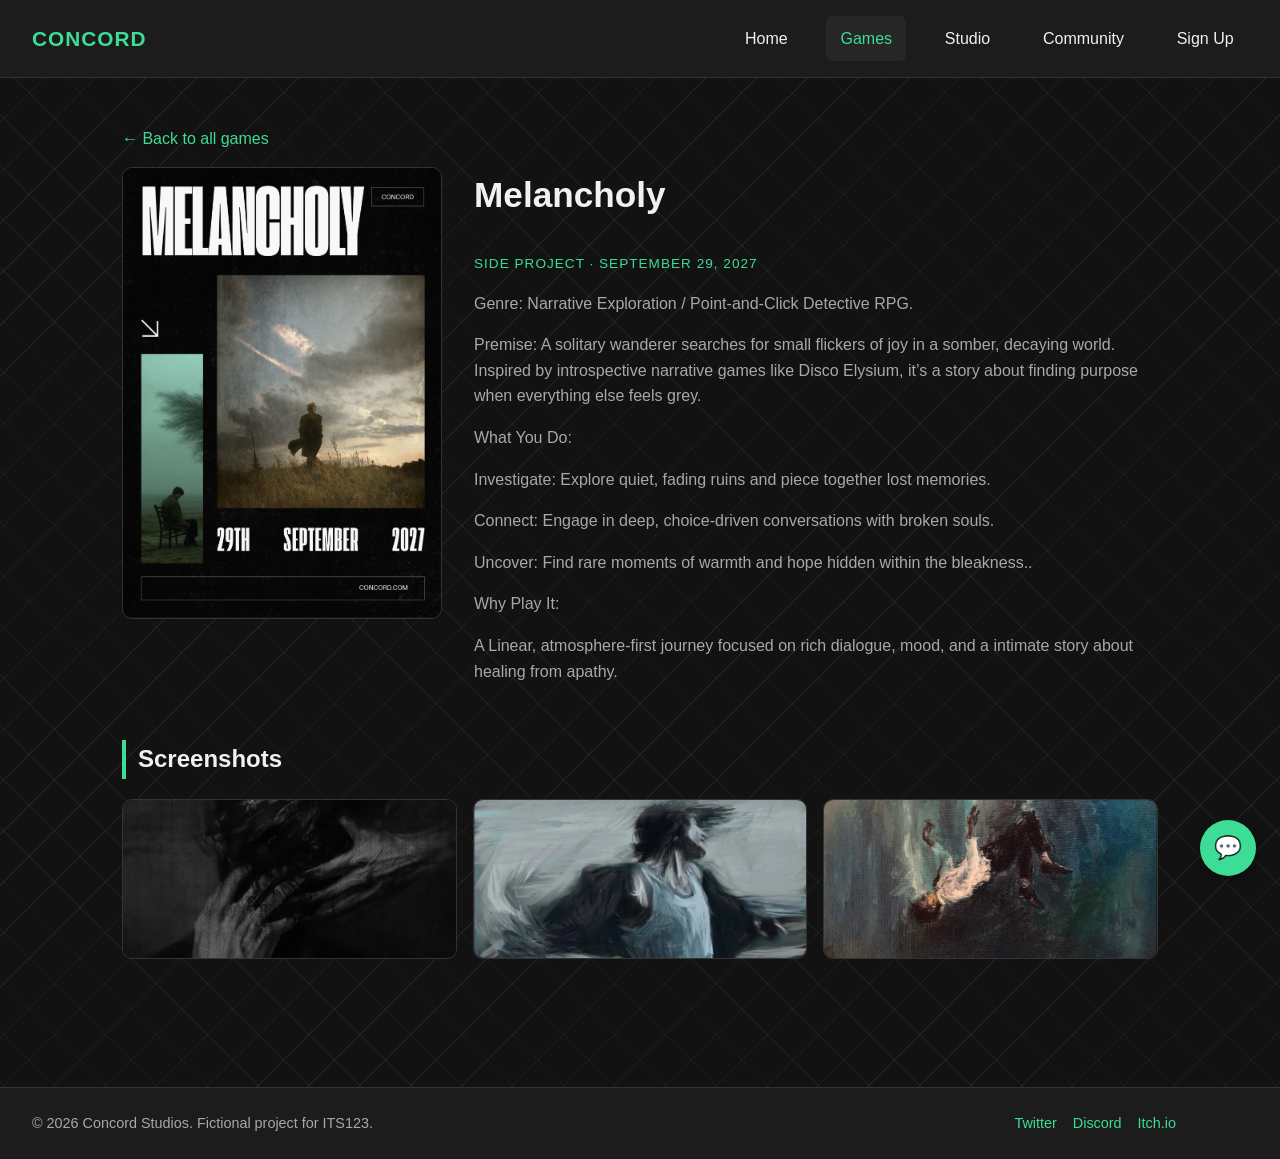
<file: game-melancholy.html>
<!DOCTYPE html>
<html lang="en">
<head>
  <meta charset="UTF-8">
  <meta name="viewport" content="width=device-width, initial-scale=1.0">
  <title>Concord — Melancholy</title>
  <link rel="stylesheet" href="styles.css">
</head>
<body>

  <header class="site-header">
    <div class="logo">CONCORD</div>
    <nav class="main-nav">
      <ul>
        <li><a href="index.html">Home</a></li>
        <li><a href="games.html" aria-current="page">Games</a></li>
        <li><a href="studio.html">Studio</a></li>
        <li><a href="community.html">Community</a></li>
        <li><a href="signup.html">Sign Up</a></li>
      </ul>
    </nav>
  </header>

  <main>
    <p><a href="games.html">&larr; Back to all games</a></p>

    <section class="game-detail">
      <img class="poster-img" src="poster-melancholy.png" alt="Melancholy poster">
      <div class="game-info">
        <h1>Melancholy</h1>
        <div class="meta">Side Project &middot; September 29, 2027</div>
        <p>Genre: Narrative Exploration / Point-and-Click Detective RPG.</p>
		<p>Premise: A solitary wanderer searches for small flickers of joy in a somber, decaying world. Inspired by introspective narrative games like Disco Elysium, it’s a story about finding purpose when everything else feels grey.</p>
		<p>What You Do:</p>
		<p>Investigate: Explore quiet, fading ruins and piece together lost memories.</p>
		<p>Connect: Engage in deep, choice-driven conversations with broken souls.</p>
		<p>Uncover: Find rare moments of warmth and hope hidden within the bleakness..</p>
		<p>Why Play It:</p>
		<p>A Linear, atmosphere-first journey focused on rich dialogue, mood, and a intimate story about healing from apathy.</p>
      </div>
    </section>

    <section>
      <h2 class="section-title">Screenshots</h2>
      <div class="screenshot-grid">
        <img src="melancholy-shot1.png" alt="Melancholy screenshot 1">
        <img src="melancholy-shot2.png" alt="Melancholy screenshot 2">
        <img src="melancholy-shot3.png" alt="Melancholy screenshot 3">
      </div>
    </section>
  </main>

  <footer class="site-footer">
    <span>&copy; 2026 Concord Studios. Fictional project for ITS123.</span>
    <ul>
      <li><a href="#">Twitter</a></li>
      <li><a href="#">Discord</a></li>
      <li><a href="#">Itch.io</a></li>
    </ul>
  </footer>

  <div class="chat-bubble" onclick="document.getElementById('chat-window').classList.toggle('open')">💬</div>
  <div class="chat-window" id="chat-window">
    <header>Concord Community Chat</header>
    <div class="chat-messages">
      <p><strong>JaneDev:</strong> anyone hyped for the new patch?</p>
      <p><strong>PixelFan22:</strong> yes!! release date when</p>
    </div>
    <div class="chat-input">
      <input type="text" placeholder="Type a message... (UI only)">
      <button type="button">Send</button>
    </div>
  </div>

</body>
</html>
</file>
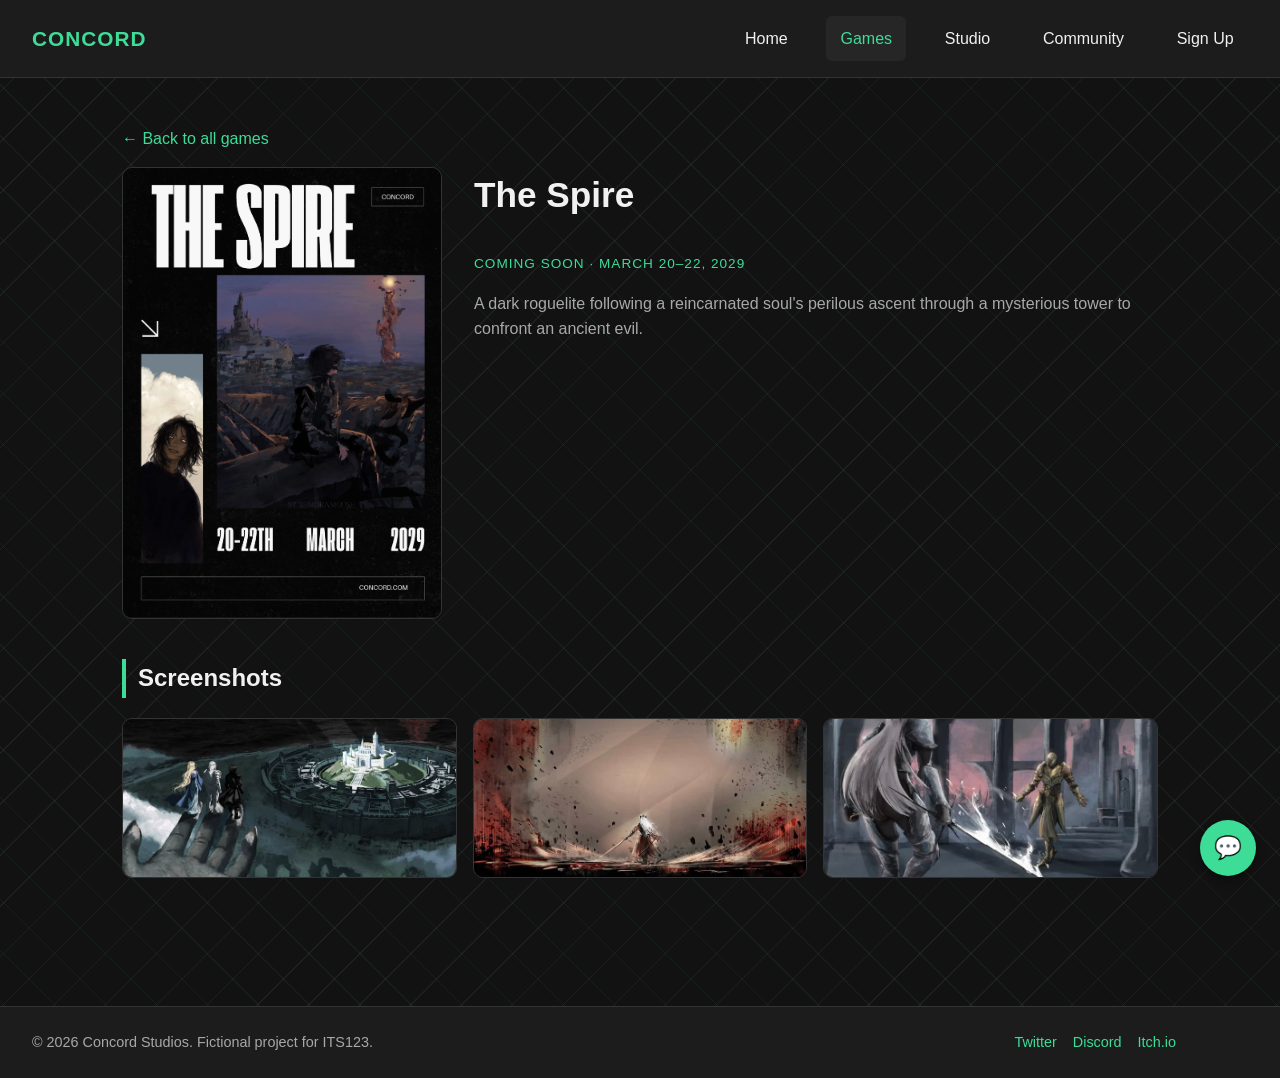
<file: game-the-spire.html>
<!DOCTYPE html>
<html lang="en">
<head>
  <meta charset="UTF-8">
  <meta name="viewport" content="width=device-width, initial-scale=1.0">
  <title>Concord — The Spire</title>
  <link rel="stylesheet" href="styles.css">
</head>
<body>

  <header class="site-header">
    <div class="logo">CONCORD</div>
    <nav class="main-nav">
      <ul>
        <li><a href="index.html">Home</a></li>
        <li><a href="games.html" aria-current="page">Games</a></li>
        <li><a href="studio.html">Studio</a></li>
        <li><a href="community.html">Community</a></li>
        <li><a href="signup.html">Sign Up</a></li>
      </ul>
    </nav>
  </header>

  <main>
    <p><a href="games.html">&larr; Back to all games</a></p>

    <section class="game-detail">
      <img class="poster-img" src="poster-the-spire.png" alt="The Spire poster">
      <div class="game-info">
        <h1>The Spire</h1>
        <div class="meta">Coming Soon &middot; March 20&ndash;22, 2029</div>
        <p>A dark roguelite following a reincarnated soul's perilous ascent through a mysterious tower to confront an ancient evil.</p>
      </div>
    </section>

    <section>
      <h2 class="section-title">Screenshots</h2>
      <div class="screenshot-grid">
        <img src="thespire-shot1.png" alt="The Spire screenshot 1">
        <img src="thespire-shot2.png" alt="The Spire screenshot 2">
        <img src="thespire-shot3.png" alt="The Spire screenshot 3">
      </div>
    </section>
  </main>

  <footer class="site-footer">
    <span>&copy; 2026 Concord Studios. Fictional project for ITS123.</span>
    <ul>
      <li><a href="#">Twitter</a></li>
      <li><a href="#">Discord</a></li>
      <li><a href="#">Itch.io</a></li>
    </ul>
  </footer>

  <div class="chat-bubble" onclick="document.getElementById('chat-window').classList.toggle('open')">💬</div>
  <div class="chat-window" id="chat-window">
    <header>Concord Community Chat</header>
    <div class="chat-messages">
      <p><strong>JaneDev:</strong> anyone hyped for the new patch?</p>
      <p><strong>PixelFan22:</strong> yes!! release date when</p>
    </div>
    <div class="chat-input">
      <input type="text" placeholder="Type a message... (UI only)">
      <button type="button">Send</button>
    </div>
  </div>

</body>
</html>
</file>
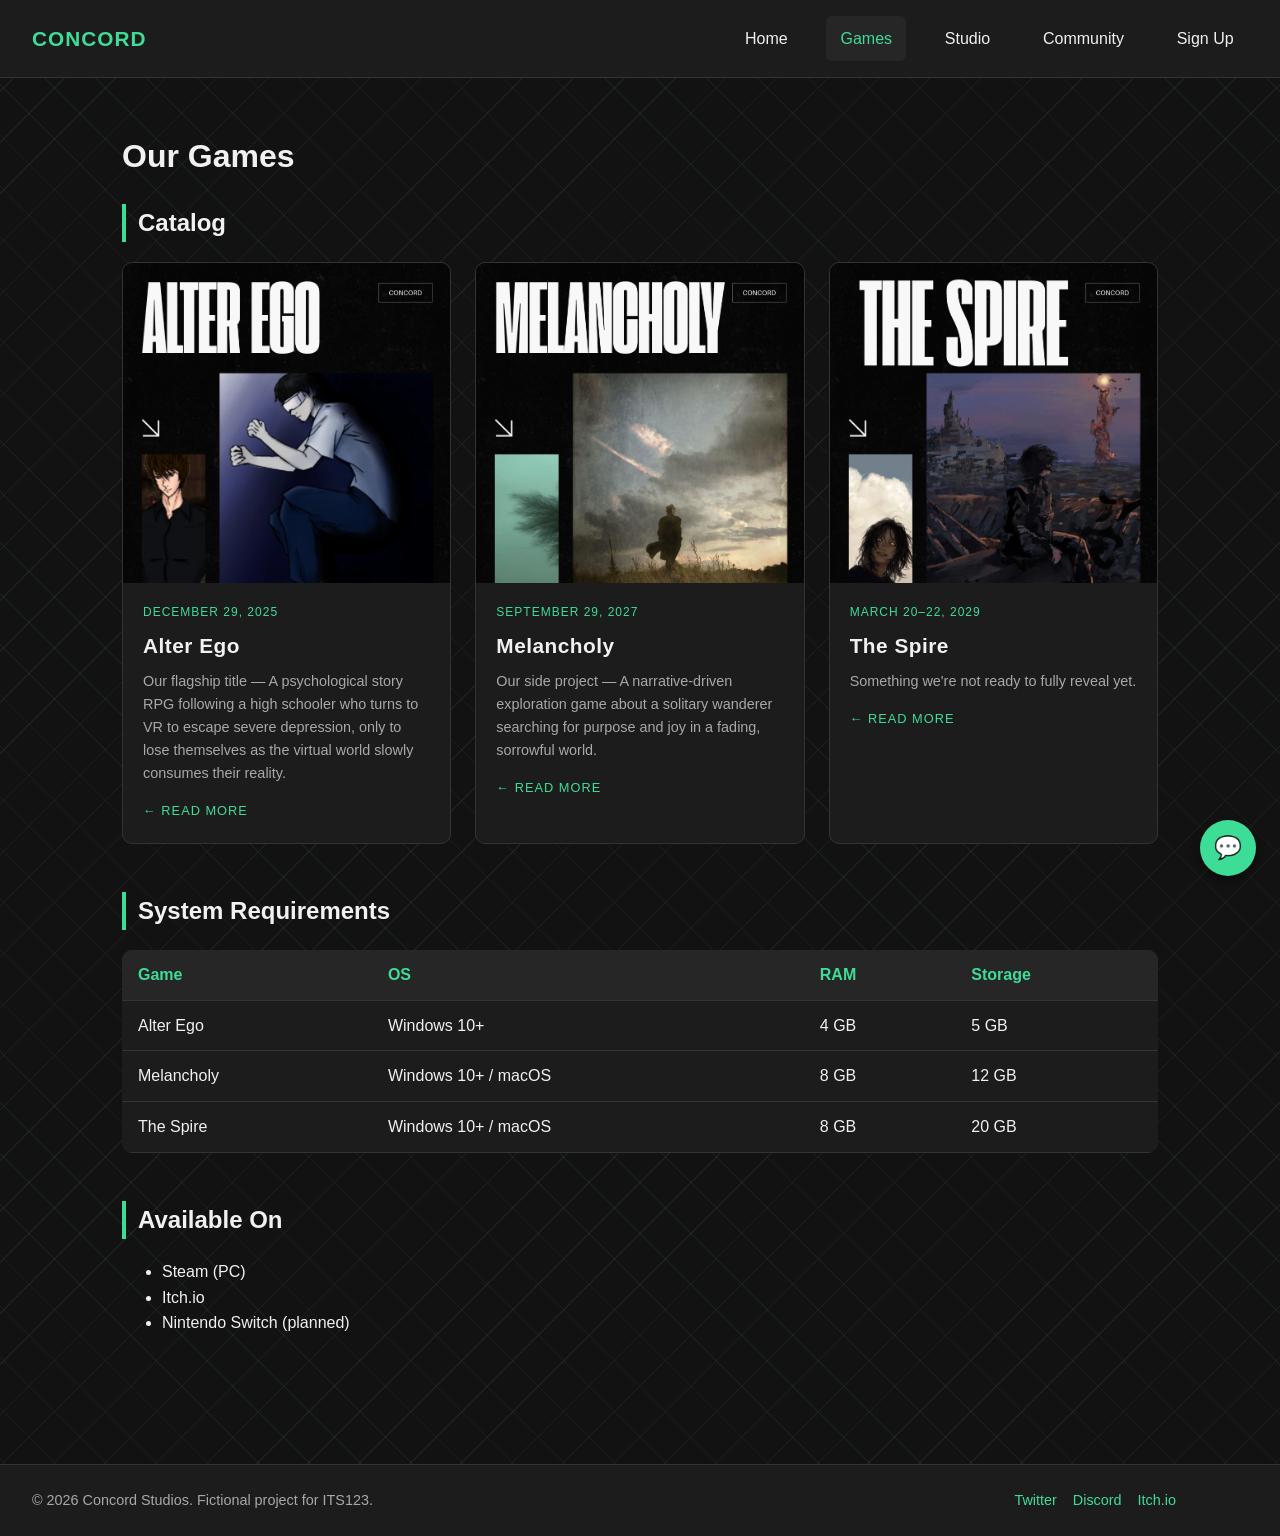
<file: games.html>
<!DOCTYPE html>
<html lang="en">
<head>
  <meta charset="UTF-8">
  <meta name="viewport" content="width=device-width, initial-scale=1.0">
  <title>Concord — Games</title>
  <link rel="stylesheet" href="styles.css">
</head>
<body>

  <header class="site-header">
    <div class="logo">CONCORD</div>
    <nav class="main-nav">
      <ul>
        <li><a href="index.html">Home</a></li>
        <li><a href="games.html" aria-current="page">Games</a></li>
        <li><a href="studio.html">Studio</a></li>
        <li><a href="community.html">Community</a></li>
        <li><a href="signup.html">Sign Up</a></li>
      </ul>
    </nav>
  </header>

  <main>

    <h1>Our Games</h1>
    <section>
      <h2 class="section-title">Catalog</h2>
      <div class="catalog-grid">

        <a href="game-alter-ego.html" class="catalog-card">
          <img src="poster-alter-ego.png" alt="Alter Ego poster">
          <div class="catalog-body">
            <div class="catalog-date">December 29, 2025</div>
            <h3>Alter Ego</h3>
            <p>Our flagship title — A psychological story RPG following a high schooler who turns to VR to escape severe depression, only to lose themselves as the virtual world slowly consumes their reality.</p>
            <span class="read-more">&larr; Read more</span>
          </div>
        </a>

        <a href="game-melancholy.html" class="catalog-card">
          <img src="poster-melancholy.png" alt="Melancholy poster">
          <div class="catalog-body">
            <div class="catalog-date">September 29, 2027</div>
            <h3>Melancholy</h3>
            <p>Our side project — A narrative-driven exploration game about a solitary wanderer searching for purpose and joy in a fading, sorrowful world.</p>
            <span class="read-more">&larr; Read more</span>
          </div>
        </a>

        <a href="game-the-spire.html" class="catalog-card">
          <img src="poster-the-spire.png" alt="The Spire poster">
          <div class="catalog-body">
            <div class="catalog-date">March 20&ndash;22, 2029</div>
            <h3>The Spire</h3>
            <p>Something we're not ready to fully reveal yet.</p>
            <span class="read-more">&larr; Read more</span>
          </div>
        </a>

      </div>
    </section>

    <section>
      <h2 class="section-title">System Requirements</h2>
      <table class="data-table">
        <thead>
          <tr>
            <th>Game</th>
            <th>OS</th>
            <th>RAM</th>
            <th>Storage</th>
          </tr>
        </thead>
        <tbody>
          <tr>
            <td>Alter Ego</td>
            <td>Windows 10+</td>
            <td>4 GB</td>
            <td>5 GB</td>
          </tr>
          <tr>
            <td>Melancholy</td>
            <td>Windows 10+ / macOS</td>
            <td>8 GB</td>
            <td>12 GB</td>
          </tr>
		   <tr>
            <td>The Spire</td>
            <td>Windows 10+ / macOS</td>
            <td>8 GB</td>
            <td>20 GB</td>
          </tr>
        </tbody>
      </table>
    </section>

    <section>
      <h2 class="section-title">Available On</h2>
      <ul>
        <li>Steam (PC)</li>
        <li>Itch.io</li>
        <li>Nintendo Switch (planned)</li>
      </ul>
    </section>

  </main>

  <footer class="site-footer">
    <span>&copy; 2026 Concord Studios. Fictional project for ITS123.</span>
    <ul>
      <li><a href="#">Twitter</a></li>
      <li><a href="#">Discord</a></li>
      <li><a href="#">Itch.io</a></li>
    </ul>
  </footer>

  <div class="chat-bubble" onclick="document.getElementById('chat-window').classList.toggle('open')">💬</div>
  <div class="chat-window" id="chat-window">
    <header>Concord Community Chat</header>
    <div class="chat-messages">
      <p><strong>JaneDev:</strong> anyone hyped for the new patch?</p>
      <p><strong>PixelFan22:</strong> yes!! release date when</p>
    </div>
    <div class="chat-input">
      <input type="text" placeholder="Type a message... (UI only)">
      <button type="button">Send</button>
    </div>
  </div>

</body>
</html>
</file>
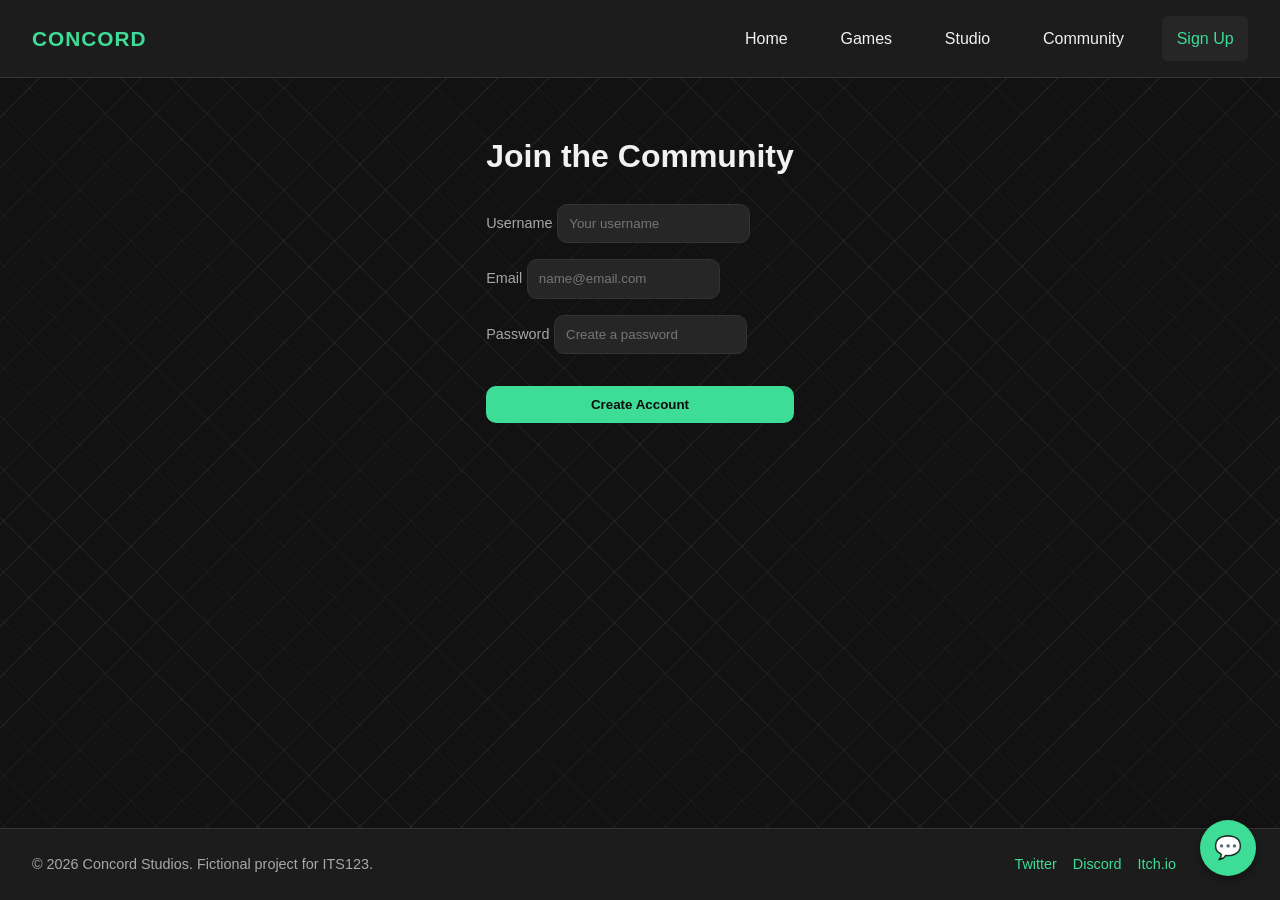
<file: signup.html>
<!DOCTYPE html>
<html lang="en">
<head>
  <meta charset="UTF-8">
  <meta name="viewport" content="width=device-width, initial-scale=1.0">
  <title>Concord — Sign Up</title>
  <link rel="stylesheet" href="styles.css">
</head>
<body>

  <header class="site-header">
    <div class="logo">CONCORD</div>
    <nav class="main-nav">
      <ul>
        <li><a href="index.html">Home</a></li>
        <li><a href="games.html">Games</a></li>
        <li><a href="studio.html">Studio</a></li>
        <li><a href="community.html">Community</a></li>
        <li><a href="signup.html" aria-current="page">Sign Up</a></li>
      </ul>
    </nav>
  </header>

  <main>

    <h1>Join the Community</h1>

    <form class="site-form" onsubmit="return false;">
      <div>
        <label for="username">Username</label>
        <input type="text" id="username" name="username" placeholder="Your username" required>
      </div>
      <div>
        <label for="email">Email</label>
        <input type="email" id="email" name="email" placeholder="name@email.com" required>
      </div>
      <div>
        <label for="password">Password</label>
        <input type="password" id="password" name="password" placeholder="Create a password" required>
      </div>
      <button type="submit" class="btn">Create Account</button>
    </form>

  </main>

  <footer class="site-footer">
    <span>&copy; 2026 Concord Studios. Fictional project for ITS123.</span>
    <ul>
      <li><a href="#">Twitter</a></li>
      <li><a href="#">Discord</a></li>
      <li><a href="#">Itch.io</a></li>
    </ul>
  </footer>

  <div class="chat-bubble" onclick="document.getElementById('chat-window').classList.toggle('open')">💬</div>
  <div class="chat-window" id="chat-window">
    <header>Concord Community Chat</header>
    <div class="chat-messages">
      <p><strong>JaneDev:</strong> anyone hyped for the new patch?</p>
      <p><strong>PixelFan22:</strong> yes!! release date when</p>
    </div>
    <div class="chat-input">
      <input type="text" placeholder="Type a message... (UI only)">
      <button type="button">Send</button>
    </div>
  </div>

</body>
</html>
</file>
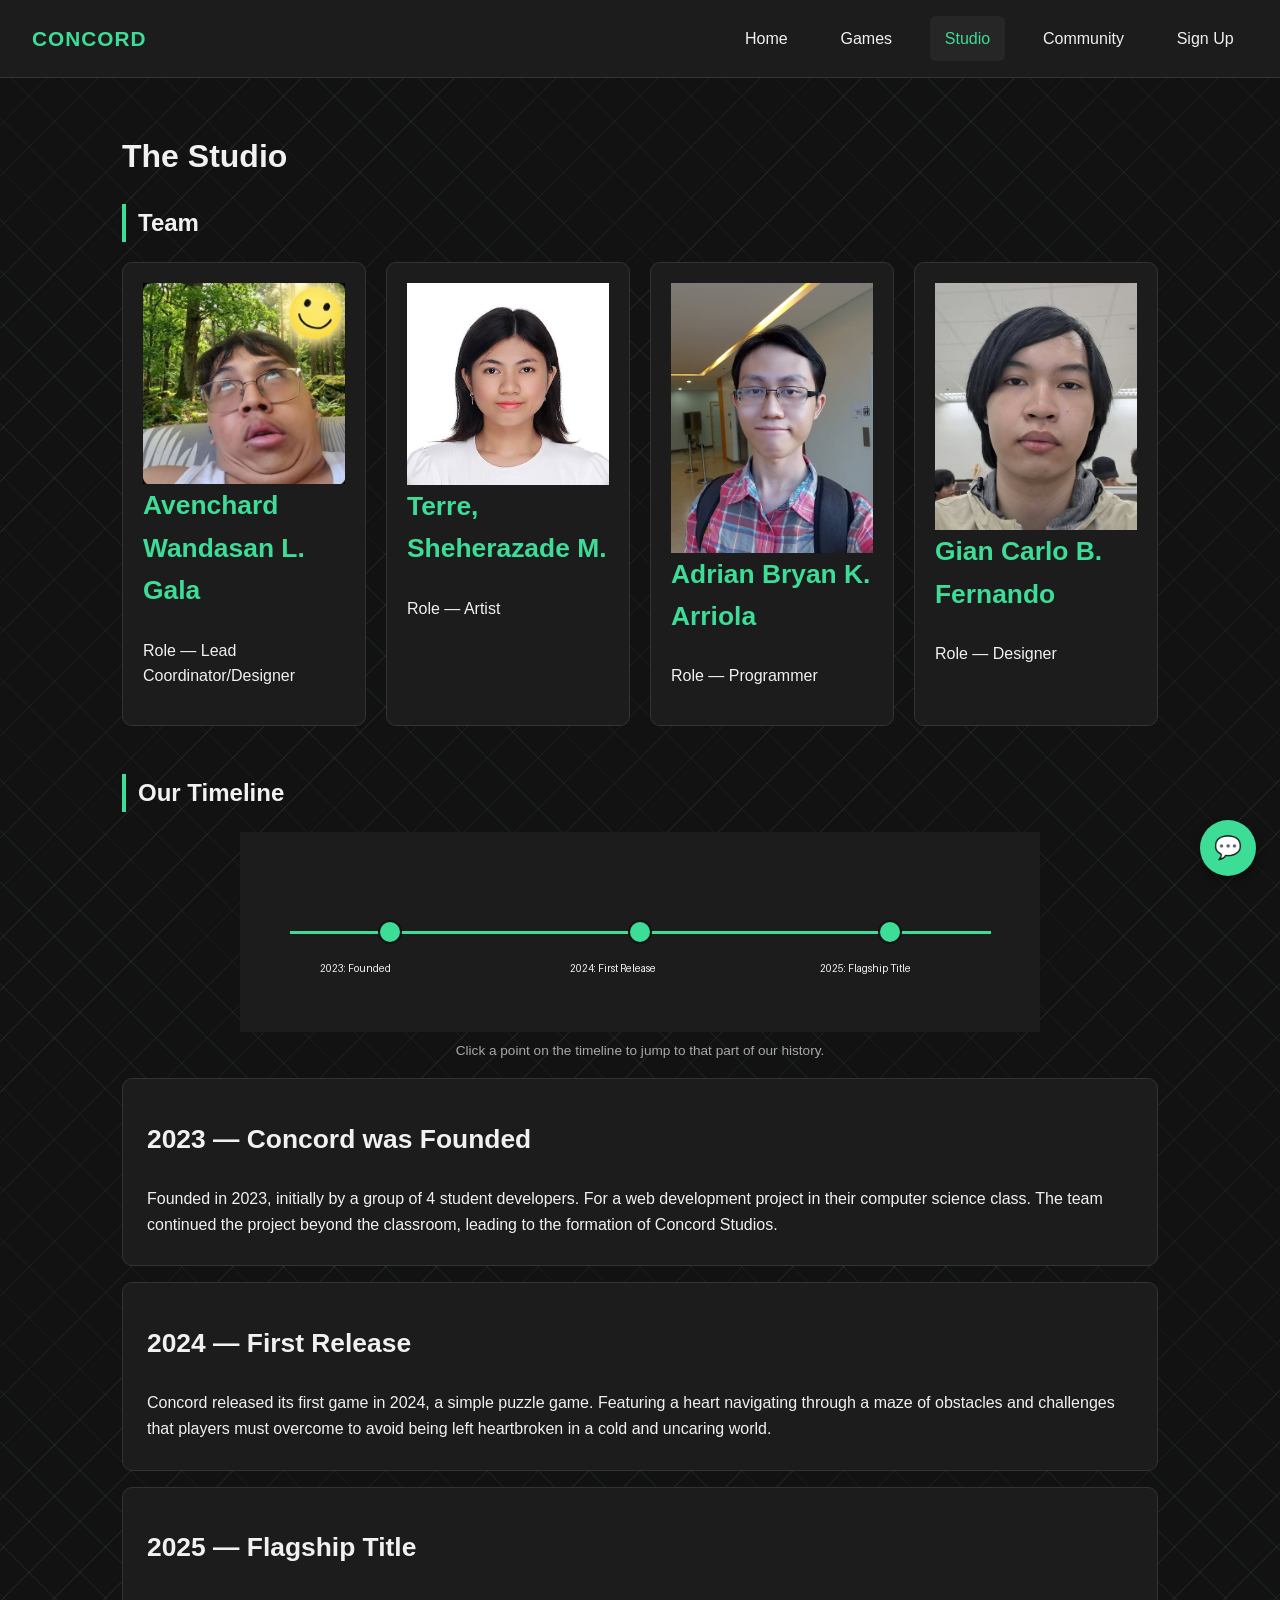
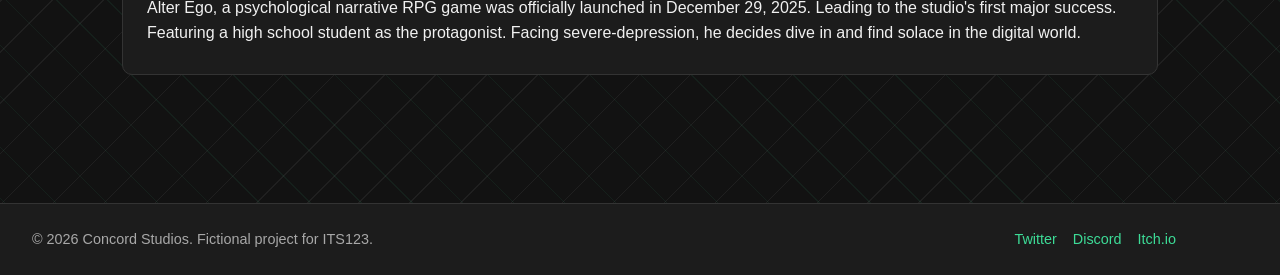
<file: Studio.html>
<!DOCTYPE html>
<html lang="en">
<head>
  <meta charset="UTF-8">
  <meta name="viewport" content="width=device-width, initial-scale=1.0">
  <title>Concord — Studio</title>
  <link rel="stylesheet" href="styles.css">
</head>
<body>

  <header class="site-header">
    <div class="logo">CONCORD</div>
    <nav class="main-nav">
      <ul>
        <li><a href="index.html">Home</a></li>
        <li><a href="games.html">Games</a></li>
        <li><a href="studio.html" aria-current="page">Studio</a></li>
        <li><a href="community.html">Community</a></li>
        <li><a href="signup.html">Sign Up</a></li>
      </ul>
    </nav>
  </header>

  <main>

    <h1>The Studio</h1>
    <section>
      <h2 class="section-title">Team</h2>
      <div class="card-grid">
        <div class="card">
          <img src="Aven.jpg">
          <h3>Avenchard Wandasan L. Gala</h3>
          <p>Role — Lead Coordinator/Designer</p>
        </div>
        <div class="card">
          <img src="terre.jpg">
          <h3>Terre, Sheherazade M.</h3>
          <p>Role — Artist</p>
        </div>
        <div class="card">
          <img src="Adrian.jpg">
          <h3>Adrian Bryan K. Arriola</h3>
          <p>Role — Programmer</p>
        </div>
        <div class="card">
          <img src="Gian.jpg">
          <h3>Gian Carlo B. Fernando</h3>
          <p>Role — Designer</p>
        </div>
      </div>
    </section>

    <section>
      <h2 class="section-title">Our Timeline</h2>
      <figure class="timeline-wrap">
        <div class="timeline-image">
          <img src="timeline-placeholder.png" usemap="#timelineMap" alt="Studio history timeline">
          <a class="timeline-marker" style="left: 18.75%; top: 50%;" href="#founded" aria-label="2023: Founded"></a>
          <a class="timeline-marker" style="left: 50%; top: 50%;" href="#first-release" aria-label="2024: First Release"></a>
          <a class="timeline-marker" style="left: 81.25%; top: 50%;" href="#flagship" aria-label="2025: Flagship Title"></a>
        </div>
        <map name="timelineMap">
          <area shape="circle" coords="150,100,15" href="#founded" alt="2023: Founded">
          <area shape="circle" coords="400,100,15" href="#first-release" alt="2024: First Release">
          <area shape="circle" coords="650,100,15" href="#flagship" alt="2025: Flagship Title">
        </map>
        <figcaption>Click a point on the timeline to jump to that part of our history. <!-- (Swap this image for a real designed one when ready — just keep the three click zones roughly in place.) --></figcaption>
      </figure>

      <div id="founded" class="timeline-header"><h3>2023 — Concord was Founded</h3><p>Founded in 2023, initially by a group of 4 student developers. For a web development project in their computer science class. The team continued the project beyond the classroom, leading to the formation of Concord Studios.</p></div>
      <div id="first-release" class="timeline-header"><h3>2024 — First Release</h3><p>Concord released its first game in 2024, a simple puzzle game. Featuring a heart navigating through a maze of obstacles and challenges that players must overcome to avoid being left heartbroken in a cold and uncaring world.</p></div>
      <div id="flagship" class="timeline-header"><h3>2025 — Flagship Title</h3><p>Alter Ego, a psychological narrative RPG game was officially launched in December 29, 2025. Leading to the studio's first major success. Featuring a high school student as the protagonist. Facing severe-depression, he decides dive in and find solace in the digital world.</p></div>
    </section>

  </main>

  <footer class="site-footer">
    <span>&copy; 2026 Concord Studios. Fictional project for ITS123.</span>
    <ul>
      <li><a href="#">Twitter</a></li>
      <li><a href="#">Discord</a></li>
      <li><a href="#">Itch.io</a></li>
    </ul>
  </footer>

  <div class="chat-bubble" onclick="document.getElementById('chat-window').classList.toggle('open')">💬</div>
  <div class="chat-window" id="chat-window">
    <header>Concord Community Chat</header>
    <div class="chat-messages">
      <p><strong>JaneDev:</strong> anyone hyped for the new patch?</p>
      <p><strong>PixelFan22:</strong> yes!! release date when</p>
    </div>
    <div class="chat-input">
      <input type="text" placeholder="Type a message... (UI only)">
      <button type="button">Send</button>
    </div>
  </div>

</body>
</html>
</file>
<file: styles.css>
:root {
  --bg: #121212;
  --bg-panel: #1c1c1c;
  --bg-panel-light: #262626;
  --text: #f1f1f1;
  --text-muted: #a8a8a8;
  --accent: #3ddc97;      
  --accent-dark: #28a673;
  --border: #333;
  --radius: 10px;
  --font: "Segoe UI", Arial, sans-serif;
}

* { box-sizing: border-box; } 

body {
  margin: 0;
  display: flex;
  flex-direction: column;
  min-height: 100vh;
  background-color: var(--bg);
  background-image:
    repeating-linear-gradient(45deg, transparent 0 18px, rgba(61, 220, 151, 0.065) 18px 19px, transparent 19px 36px),
    repeating-linear-gradient(-45deg, transparent 0 18px, rgba(241, 241, 241, 0.06) 18px 19px, transparent 19px 36px);
  color: var(--text);
  font-family: var(--font);
  line-height: 1.6;
}

img { max-width: 100%; display: block; }

header.site-header {
  display: flex;
  align-items: center;
  justify-content: space-between;
  padding: 1rem 2rem;
  background: var(--bg-panel);
  border-bottom: 1px solid var(--border);
  position: sticky;
  top: 0;
  z-index: 10;
}

.logo {
  font-weight: 700;
  font-size: 1.3rem;
  letter-spacing: 1px;
  color: var(--accent);
}

nav.main-nav ul {
  display: flex;
  gap: 1.5rem;
  list-style: none;
  margin: 0;
  padding: 0;
}

nav.main-nav a {
  display: block;
  padding: 0.6rem 0.9rem;
  border-radius: 6px;
  color: var(--text);
  font-weight: 500;
}

nav.main-nav a:hover,
nav.main-nav a[aria-current="page"] {
  color: var(--accent);
  background: var(--bg-panel-light);
  text-decoration: none;
}


main {
  max-width: 1100px;
  margin: 0 auto;
  padding: 2rem;
  flex: 1;
}

footer.site-footer {
  background: var(--bg-panel);
  border-top: 1px solid var(--border);
  padding: 1.5rem 2rem;
  padding-right: 6.5rem;
  margin-top: 3rem;
  display: flex;
  justify-content: space-between;
  flex-wrap: wrap;
  gap: 1rem;
  color: var(--text-muted);
  font-size: 0.9rem;
}

footer.site-footer ul {
  display: flex;
  gap: 1rem;
  list-style: none;
  margin: 0;
  padding: 0;
}

section { margin-bottom: 3rem; }
h1, h2, h3 { color: var(--text); }
h2.section-title {
  border-left: 4px solid var(--accent);
  padding-left: 0.75rem;
  margin-bottom: 1.25rem;
}

.card-grid {
  display: grid;
  grid-template-columns: repeat(auto-fit, minmax(220px, 1fr));
  gap: 1.25rem;
}

.card {
  background: var(--bg-panel);
  border: 1px solid var(--border);
  border-radius: var(--radius);
  padding: 1.25rem;
}

.card h3 { margin-top: 0; color: var(--accent); }

.hero {
  display: flex;
  flex-direction: column;
  align-items: flex-start;
  justify-content: center;
  min-height: 320px;
  background: linear-gradient(135deg, var(--bg-panel-light), var(--bg-panel));
  border: 1px solid var(--border);
  border-radius: var(--radius);
  padding: 2.5rem;
  margin-bottom: 2rem;
}

.hero h1 { font-size: 2.2rem; margin-bottom: 0.5rem; }
.hero p { color: var(--text-muted); max-width: 500px; }

.btn {
  display: inline-block;
  margin-top: 1rem;
  padding: 0.7rem 1.4rem;
  background: var(--accent);
  color: #0c0c0c;
  border: none;
  border-radius: var(--radius);
  font-weight: 600;
  cursor: pointer;
}
.btn:hover { background: var(--accent-dark); }

table.data-table {
  width: 100%;
  border-collapse: collapse;
  background: var(--bg-panel);
  border-radius: var(--radius);
  overflow: hidden;
}
table.data-table th,
table.data-table td {
  padding: 0.75rem 1rem;
  border-bottom: 1px solid var(--border);
  text-align: left;
}
table.data-table th {
  background: var(--bg-panel-light);
  color: var(--accent);
}

form.site-form {
  display: flex;
  flex-direction: column;
  gap: 1rem;
  max-width: 420px;
}
form.site-form label { font-size: 0.9rem; color: var(--text-muted); }
form.site-form input,
form.site-form textarea {
  padding: 0.7rem;
  border-radius: var(--radius);
  border: 1px solid var(--border);
  background: var(--bg-panel-light);
  color: var(--text);
  font-family: var(--font);
}

.timeline-wrap { text-align: center; }
.timeline-image {
  position: relative;
  width: min(100%, 800px);
  margin: 0 auto;
}

.timeline-image img { width: 100%; }
.timeline-wrap figcaption {
  color: var(--text-muted);
  font-size: 0.85rem;
  margin-top: 0.5rem;
}

.timeline-marker {
  position: absolute;
  z-index: 1;
  display: block;
  width: 24px;
  height: 24px;
  border-radius: 50%;
  background: var(--accent);
  border: 2px solid var(--bg);
  transform: translate(-50%, -50%);
  transition: transform 0.2s ease;
}

.timeline-marker:hover,
.timeline-marker:focus-visible {
  transform: translate(-50%, -50%) scale(1.4);
}

.timeline-header {
  background: var(--bg-panel);
  border: 1px solid var(--border);
  border-radius: var(--radius);
  padding: 0.75rem;
  padding-left: 1.5rem;
  margin-top: 1rem;
}

div h3 { 
  font-size: 1.65rem;
}

a { color: var(--accent); text-decoration: none; }

.chat-bubble {
  position: fixed;
  bottom: 1.5rem;
  right: 1.5rem;
  width: 56px;
  height: 56px;
  border-radius: 50%;
  background: var(--accent);
  display: flex;
  align-items: center;
  justify-content: center;
  font-size: 1.4rem;
  cursor: pointer;
  box-shadow: 0 4px 10px rgba(0,0,0,0.4);
  z-index: 50;
}

.chat-window {
  position: fixed;
  bottom: 5.5rem;
  right: 1.5rem;
  width: 280px;
  max-height: 360px;
  background: var(--bg-panel);
  border: 1px solid var(--border);
  border-radius: var(--radius);
  display: none;
  flex-direction: column;
  overflow: hidden;
  z-index: 50;
}
.chat-window.open { display: flex; }
.chat-window header {
  background: var(--bg-panel-light);
  padding: 0.6rem 1rem;
  font-weight: 600;
  font-size: 0.9rem;
}
.chat-window .chat-messages {
  flex: 1;
  padding: 0.75rem 1rem;
  font-size: 0.85rem;
  color: var(--text-muted);
  overflow-y: auto;
}
.chat-window .chat-input {
  display: flex;
  border-top: 1px solid var(--border);
}
.chat-window .chat-input input {
  flex: 1;
  border: none;
  background: transparent;
  padding: 0.6rem;
  color: var(--text);
}
.chat-window .chat-input button {
  background: var(--accent);
  border: none;
  padding: 0 1rem;
  cursor: pointer;
  font-weight: 600;
}

.hero-video {
  position: relative;
  height: 100vh;              
  width: 100vw;
  margin-left: calc(-50vw + 50%); 
  display: flex;
  flex-direction: column;
  align-items: center;
  justify-content: center;
  text-align: center;
  overflow: hidden;
  margin-bottom: 2rem;
  margin-top: -2rem;
  background: #000; 
}

.hero-video video {
  position: absolute;
  top: 50%; left: 50%;
  min-width: 100%; min-height: 100%;
  width: auto; height: auto;
  transform: translate(-50%, -50%);
  object-fit: cover;
  z-index: 0;
}

.hero-video::after {
  content: "";
  position: absolute;
  inset: 0;
  background: linear-gradient(180deg, rgba(0,0,0,0.35), rgba(0,0,0,0.75));
  z-index: 1;
}

.hero-video .hero-content {
  position: relative;
  z-index: 2;
  display: flex;
  flex-direction: column;
  align-items: center;
  gap: 1rem;
  padding: 2rem;
}

.hero-video h1 {
  font-size: 2.6rem;
  letter-spacing: 1px;
  margin: 0;
}

.play-btn {
  width: 80px;
  height: 80px;
  border-radius: 50%;
  border: 2px solid var(--accent);
  display: flex;
  align-items: center;
  justify-content: center;
  color: var(--accent);
  font-size: 1.8rem;
  text-decoration: none;
  transition: transform 0.2s ease, background 0.2s ease;
}
.play-btn:hover {
  background: var(--accent);
  color: #0c0c0c;
  transform: scale(1.08);
}

.scroll-hint {
  position: absolute;
  bottom: 1rem;
  right: 1.25rem;
  z-index: 2;
  color: var(--text-muted);
  font-size: 0.7rem;
  letter-spacing: 2px;
  writing-mode: vertical-rl;
}

.spotlight-strip {
  border: 1px solid var(--border);
  border-radius: var(--radius);
  padding: 1.5rem 2rem;
  display: flex;
  align-items: center;
  gap: 2rem;
  flex-wrap: wrap;
  margin-bottom: 2.5rem;
  background: var(--bg-panel);
}
.spotlight-strip h2 {
  margin: 0;
  color: var(--accent);
  font-size: 1.1rem;
  white-space: nowrap;
}
.spotlight-strip .badges {
  display: flex;
  gap: 1.5rem;
  flex-wrap: wrap;
  color: var(--text-muted);
  font-size: 0.85rem;
}

.spotlight {
  display: grid;
  grid-template-columns: 1.3fr 1fr;
  gap: 2rem;
  align-items: center;
  margin-bottom: 3rem;
}
.spotlight img {
  border-radius: var(--radius);
  width: 100%;
  height: 100%;
  object-fit: cover;
  max-height: 380px;
}
.spotlight .eyebrow {
  color: var(--accent);
  letter-spacing: 2px;
  font-size: 0.8rem;
  text-transform: uppercase;
}
.spotlight h2 {
  font-size: 2rem;
  margin: 0.25rem 0 0.75rem;
}

@media (max-width: 768px) {
  .spotlight { grid-template-columns: 1fr; }
  .hero-video h1 { font-size: 1.8rem; }
}

h2.section-title a {
  color: inherit;
  text-decoration: none;
}
h2.section-title a:hover,
h2.section-title a:focus-visible {
  text-decoration: underline;
}

.catalog-grid {
  display: grid;
  grid-template-columns: repeat(auto-fit, minmax(260px, 1fr));
  gap: 1.5rem;
}

.catalog-card {
  display: block;
  color: var(--text);
  text-decoration: none;
  background: var(--bg-panel);
  border: 1px solid var(--border);
  border-radius: var(--radius);
  overflow: hidden;
  transition: border-color 0.2s ease, transform 0.2s ease;
}
.catalog-card:hover {
  border-color: var(--accent);
  transform: translateY(-3px);
}

.catalog-card img {
  width: 100%;
  height: 320px;             
  object-fit: cover;
  object-position: top;      
}

.catalog-card .catalog-body {
  padding: 1.25rem;
}

.catalog-card .catalog-date {
  color: var(--accent);
  font-size: 0.75rem;
  letter-spacing: 1px;
  text-transform: uppercase;
}

.catalog-card h3 {
  margin: 0.4rem 0 0.5rem;
  font-size: 1.3rem;
  letter-spacing: 0.5px;
}

.catalog-card p {
  color: var(--text-muted);
  font-size: 0.9rem;
  margin: 0 0 0.75rem;
}

.catalog-card .read-more {
  color: var(--accent);
  font-size: 0.8rem;
  letter-spacing: 1px;
  text-transform: uppercase;
}

.game-detail {
  display: grid;
  grid-template-columns: 320px 1fr;
  gap: 2rem;
  margin-bottom: 2.5rem;
  align-items: start;
}

.game-detail .poster-img {
  width: 100%;
  border-radius: var(--radius);
  border: 1px solid var(--border);
}

.game-detail .game-info h1 {
  margin-top: 0;
  font-size: 2.2rem;
}

.game-detail .game-info .meta {
  color: var(--accent);
  font-size: 0.85rem;
  letter-spacing: 1px;
  text-transform: uppercase;
  margin-bottom: 0.75rem;
}

.game-detail .game-info p {
  color: var(--text-muted);
  line-height: 1.6;
}

.screenshot-grid {
  display: grid;
  grid-template-columns: repeat(auto-fit, minmax(220px, 1fr));
  gap: 1rem;
}
.screenshot-grid img {
  width: 100%;
  height: 160px;
  object-fit: cover;
  border-radius: var(--radius);
  border: 1px solid var(--border);
}

@media (max-width: 768px) {
  .game-detail { grid-template-columns: 1fr; }
  .game-detail .poster-img { max-width: 280px; }
}

@media (max-width: 768px) {
  header.site-header { flex-direction: column; gap: 0.75rem; }
  nav.main-nav ul { flex-wrap: wrap; justify-content: center; gap: 1rem; }
  .hero { padding: 1.5rem; text-align: left; }
  footer.site-footer { flex-direction: column; text-align: center; }
  .chat-window { width: 90vw; right: 5vw; }
}
</file>
